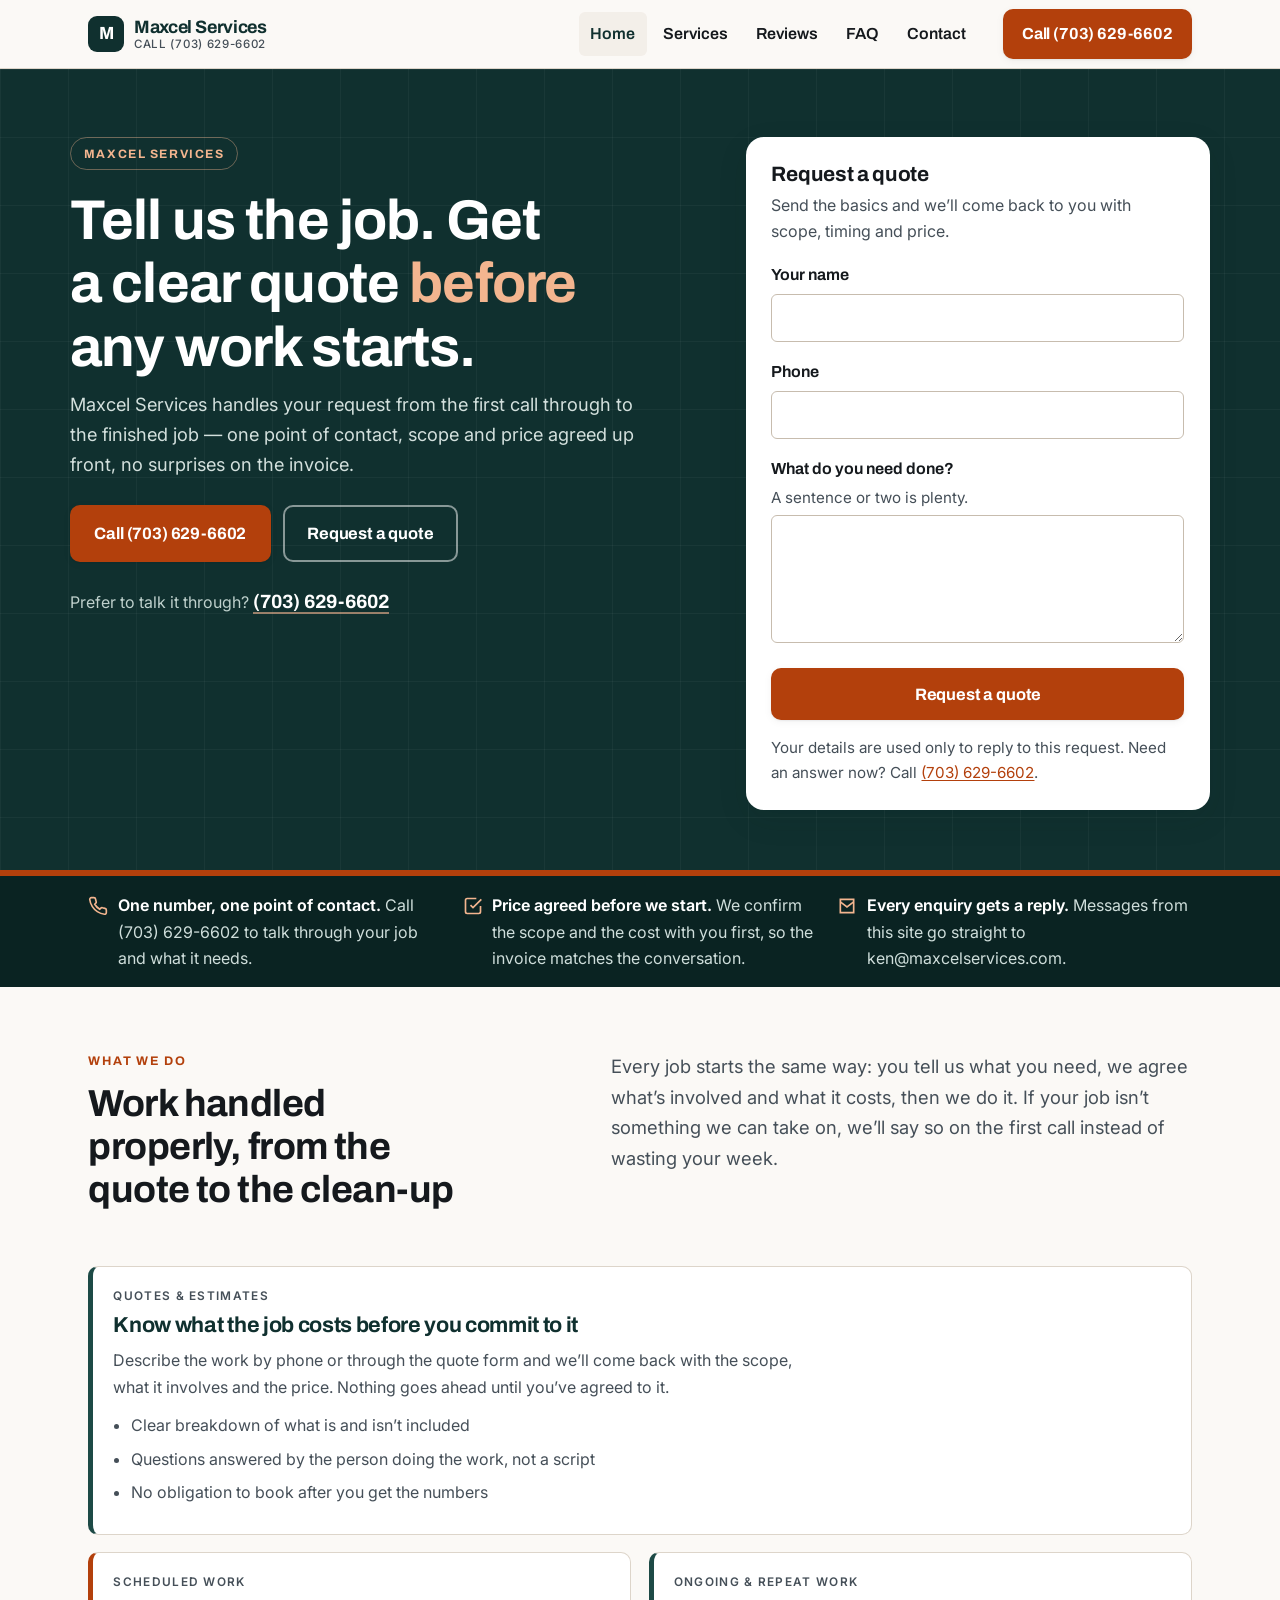
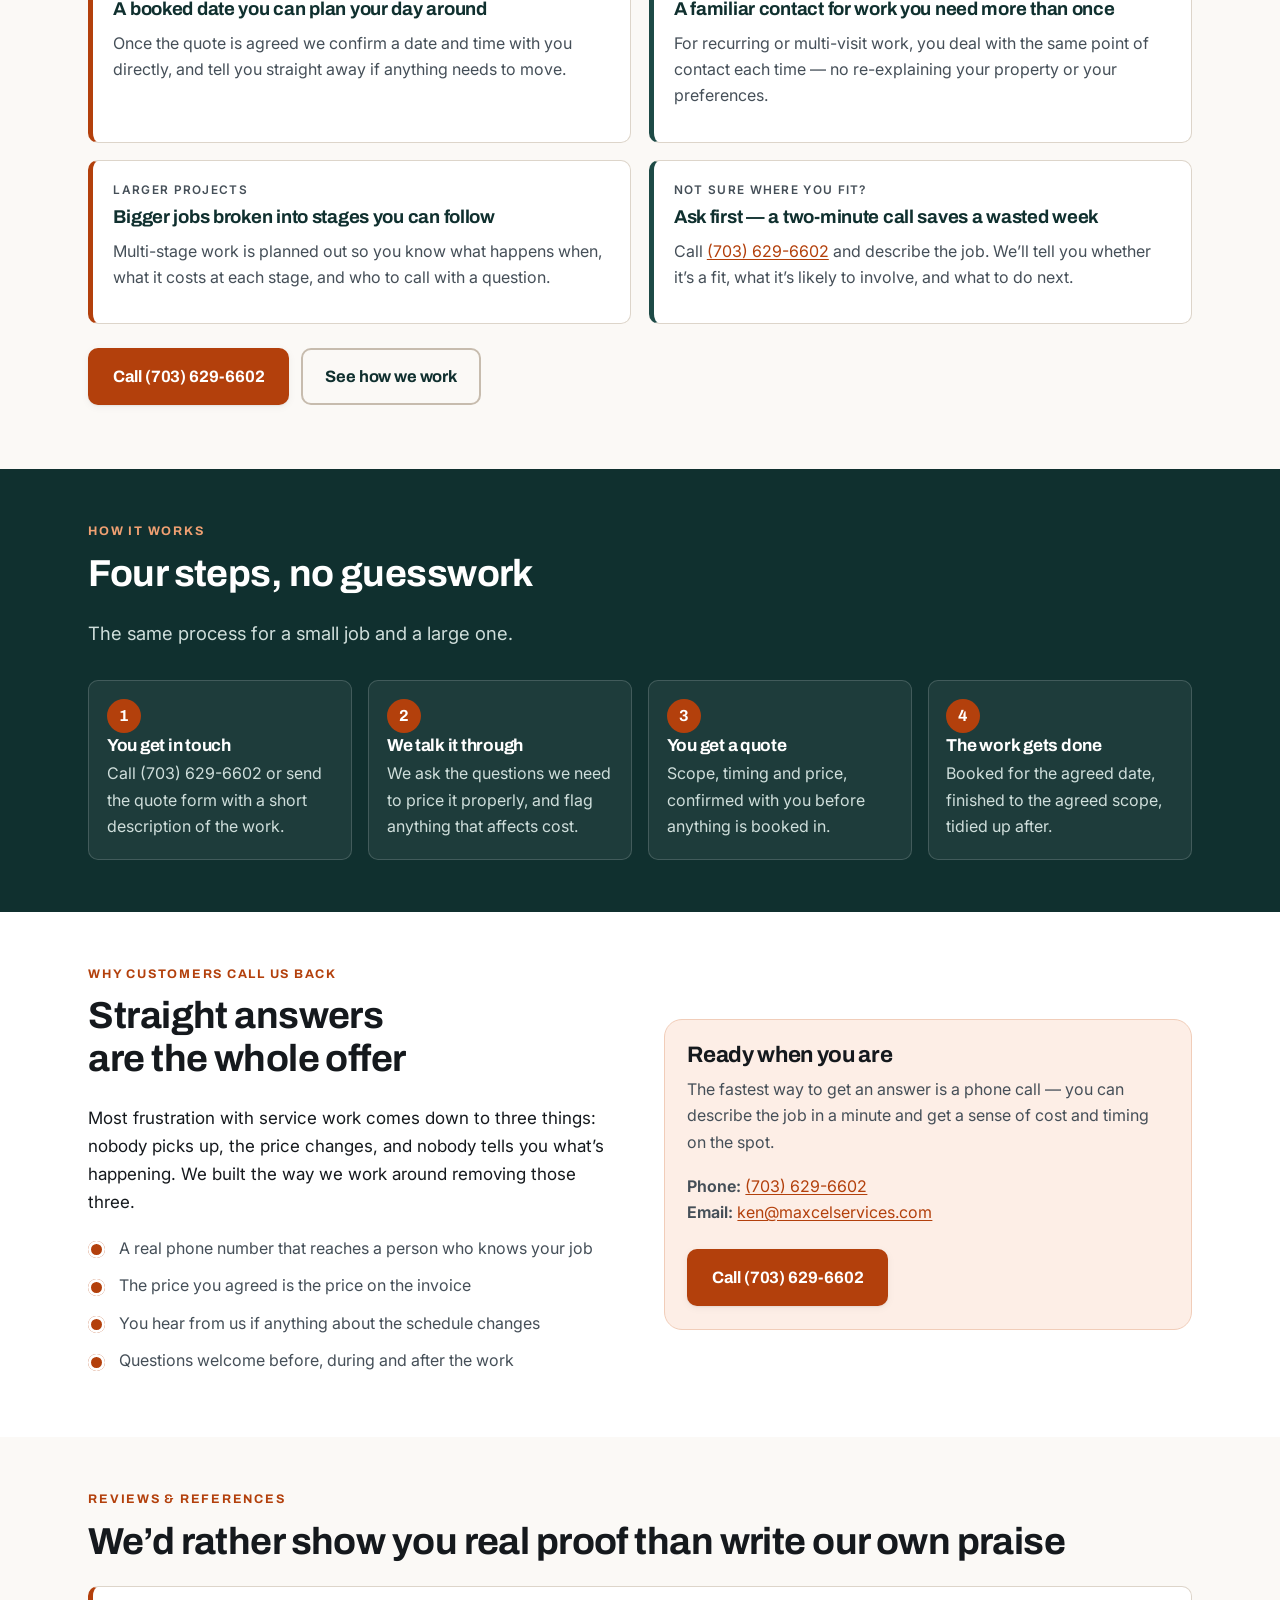
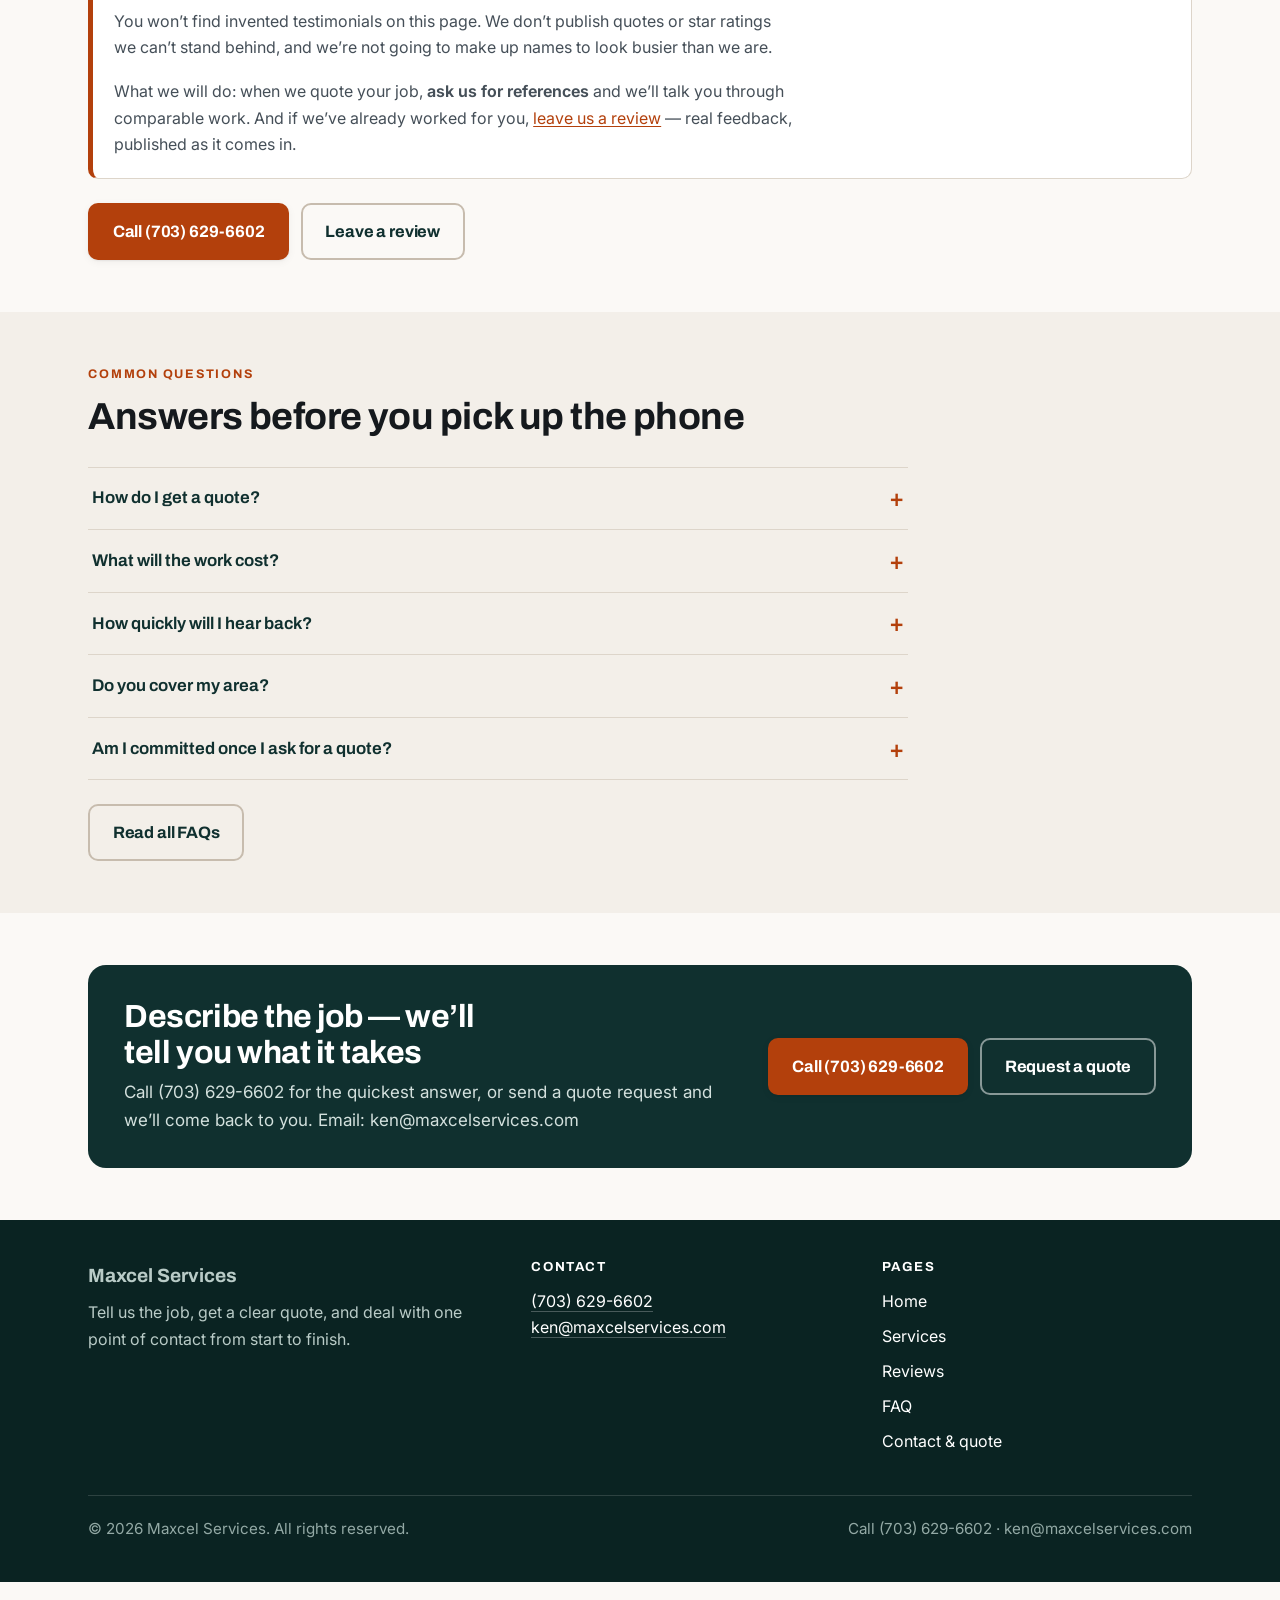
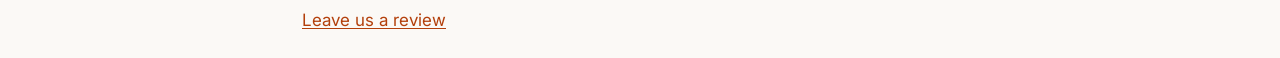
<file: index.html>
<!DOCTYPE html>
<html lang="en">
<head>
<meta charset="utf-8">
<meta name="viewport" content="width=device-width, initial-scale=1">
<title>Maxcel Services | Call (703) 629-6602 for a Clear Quote</title>
<meta name="description" content="Maxcel Services — tell us what you need and get a clear quote before any work starts. Call (703) 629-6602 or email ken@maxcelservices.com.">
<meta name="theme-color" content="#10302f">
<link rel="canonical" href="./index.html">
<link rel="icon" href="./assets/favicon.svg" type="image/svg+xml">
<link rel="apple-touch-icon" href="./assets/favicon.svg">

<meta property="og:type" content="website">
<meta property="og:site_name" content="Maxcel Services">
<meta property="og:title" content="Maxcel Services | Call (703) 629-6602 for a Clear Quote">
<meta property="og:description" content="Tell us what you need and get a clear quote before any work starts. Call (703) 629-6602 or email ken@maxcelservices.com.">
<meta name="twitter:card" content="summary">

<link rel="preconnect" href="https://fonts.googleapis.com">
<link rel="preconnect" href="https://fonts.gstatic.com" crossorigin>
<link href="https://fonts.googleapis.com/css2?family=Archivo:wght@500;600;700&family=Inter:wght@400;500;600&display=swap" rel="stylesheet">
<link rel="stylesheet" href="./assets/styles.css">

<script type="application/ld+json">
{
  "@context": "https://schema.org",
  "@type": "ProfessionalService",
  "name": "Maxcel Services",
  "url": "./index.html",
  "telephone": "+1-703-629-6602",
  "email": "ken@maxcelservices.com",
  "contactPoint": {
    "@type": "ContactPoint",
    "telephone": "+1-703-629-6602",
    "email": "ken@maxcelservices.com",
    "contactType": "customer service",
    "availableLanguage": "English"
  }
}
</script>
</head>
<body>
<a class="skip-link" href="#main">Skip to main content</a>

<header class="site-header">
  <div class="wrap header-inner">
    <a class="brand" href="./index.html">
      <span class="brand__mark" aria-hidden="true">M</span>
      <span class="brand__text">Maxcel Services<span>Call (703) 629-6602</span></span>
    </a>

    <button class="nav-toggle" type="button" aria-expanded="false" aria-controls="site-nav">
      <span class="nav-toggle__bars" aria-hidden="true"></span>
      Menu
    </button>

    <nav class="site-nav" id="site-nav" aria-label="Main">
      <ul>
        <li><a href="./index.html" aria-current="page">Home</a></li>
        <li><a href="./services.html">Services</a></li>
        <li><a href="./reviews.html">Reviews</a></li>
        <li><a href="./faq.html">FAQ</a></li>
        <li><a href="./contact.html">Contact</a></li>
      </ul>
    </nav>

    <a class="btn btn--primary header-call" href="tel:+17036296602">Call (703) 629-6602</a>
  </div>
</header>

<main id="main">

  <!-- ============ HERO ============ -->
  <section class="hero">
    <div class="wrap hero__inner">
      <div>
        <p class="hero__tag">Maxcel Services</p>
        <h1>Tell us the job. Get a clear quote <em>before</em> any work starts.</h1>
        <p class="hero__sub">
          Maxcel Services handles your request from the first call through to the finished job —
          one point of contact, scope and price agreed up front, no surprises on the invoice.
        </p>

        <div class="btn-row">
          <a class="btn btn--primary" href="tel:+17036296602">Call (703) 629-6602</a>
          <a class="btn btn--ghost" href="#quote">Request a quote</a>
        </div>

        <p class="hero__phone">
          Prefer to talk it through? <a href="tel:+17036296602">(703) 629-6602</a>
        </p>
      </div>

      <!-- Short capture form, above the fold on desktop -->
      <div class="hero-card" id="quote">
        <h2>Request a quote</h2>
        <p class="hero-card__note">
          Send the basics and we’ll come back to you with scope, timing and price.
        </p>

        <div class="form-status" id="hero-status" role="status" aria-live="polite"></div>

        <form class="form"
              method="POST"
              action="https://vision.leadrai.com/api/forms/9514c289e4f83cdfdb13f9842e59781e"
              data-leadr
              data-status="hero-status">
          <input type="hidden" name="_form" value="Quote request">
          <input type="hidden" name="_page" value="">
          <input type="text" name="_gotcha" tabindex="-1" autocomplete="off" style="display:none">

          <div class="field">
            <label for="hero-name">Your name</label>
            <input type="text" id="hero-name" name="name" autocomplete="name" required>
          </div>

          <div class="field">
            <label for="hero-phone">Phone</label>
            <input type="tel" id="hero-phone" name="phone" autocomplete="tel" required>
          </div>

          <div class="field">
            <label for="hero-details">What do you need done?
              <span class="hint">A sentence or two is plenty.</span>
            </label>
            <textarea id="hero-details" name="Job details" rows="3" required></textarea>
          </div>

          <button class="btn btn--primary btn--block" type="submit">Request a quote</button>
          <p class="form__legal">
            Your details are used only to reply to this request. Need an answer now?
            Call <a href="tel:+17036296602">(703) 629-6602</a>.
          </p>
        </form>
      </div>
    </div>
  </section>

  <!-- ============ TRUST STRIP (facts only) ============ -->
  <section class="trust" aria-label="How we work with you">
    <div class="wrap">
      <ul>
        <li>
          <svg viewBox="0 0 24 24" width="20" height="20" fill="none" stroke="currentColor" stroke-width="2" aria-hidden="true"><path d="M22 16.9v3a2 2 0 0 1-2.2 2 19.8 19.8 0 0 1-8.6-3.1 19.5 19.5 0 0 1-6-6A19.8 19.8 0 0 1 2.1 4.2 2 2 0 0 1 4.1 2h3a2 2 0 0 1 2 1.7c.1 1 .4 1.9.7 2.8a2 2 0 0 1-.5 2.1L8.1 9.9a16 16 0 0 0 6 6l1.3-1.3a2 2 0 0 1 2.1-.4c.9.3 1.8.6 2.8.7a2 2 0 0 1 1.7 2z"/></svg>
          <span><strong>One number, one point of contact.</strong> Call (703) 629-6602 to talk through your job and what it needs.</span>
        </li>
        <li>
          <svg viewBox="0 0 24 24" width="20" height="20" fill="none" stroke="currentColor" stroke-width="2" aria-hidden="true"><path d="M9 11l3 3L22 4"/><path d="M21 12v7a2 2 0 0 1-2 2H5a2 2 0 0 1-2-2V5a2 2 0 0 1 2-2h11"/></svg>
          <span><strong>Price agreed before we start.</strong> We confirm the scope and the cost with you first, so the invoice matches the conversation.</span>
        </li>
        <li>
          <svg viewBox="0 0 24 24" width="20" height="20" fill="none" stroke="currentColor" stroke-width="2" aria-hidden="true"><path d="M4 4h16v16H4z"/><path d="M4 7l8 6 8-6"/></svg>
          <span><strong>Every enquiry gets a reply.</strong> Messages from this site go straight to ken@maxcelservices.com.</span>
        </li>
      </ul>
    </div>
  </section>

  <!-- ============ SERVICES OVERVIEW ============ -->
  <section class="section section--pad-lg" aria-labelledby="services-heading">
    <div class="wrap">
      <div class="service-lead">
        <div>
          <p class="eyebrow">What we do</p>
          <h2 id="services-heading">Work handled properly, from the quote to the clean-up</h2>
        </div>
        <div>
          <p class="lede">
            Every job starts the same way: you tell us what you need, we agree what’s involved and
            what it costs, then we do it. If your job isn’t something we can take on, we’ll say so
            on the first call instead of wasting your week.
          </p>
        </div>
      </div>

      <div class="service-stack">
        <article class="service service--wide">
          <span class="service__label">Quotes &amp; estimates</span>
          <h3 class="service__outcome">Know what the job costs before you commit to it</h3>
          <p>
            Describe the work by phone or through the quote form and we’ll come back with the scope,
            what it involves and the price. Nothing goes ahead until you’ve agreed to it.
          </p>
          <ul>
            <li>Clear breakdown of what is and isn’t included</li>
            <li>Questions answered by the person doing the work, not a script</li>
            <li>No obligation to book after you get the numbers</li>
          </ul>
        </article>

        <article class="service">
          <span class="service__label">Scheduled work</span>
          <h3 class="service__outcome">A booked date you can plan your day around</h3>
          <p>
            Once the quote is agreed we confirm a date and time with you directly, and tell you
            straight away if anything needs to move.
          </p>
        </article>

        <article class="service">
          <span class="service__label">Ongoing &amp; repeat work</span>
          <h3 class="service__outcome">A familiar contact for work you need more than once</h3>
          <p>
            For recurring or multi-visit work, you deal with the same point of contact each time —
            no re-explaining your property or your preferences.
          </p>
        </article>

        <article class="service">
          <span class="service__label">Larger projects</span>
          <h3 class="service__outcome">Bigger jobs broken into stages you can follow</h3>
          <p>
            Multi-stage work is planned out so you know what happens when, what it costs at each
            stage, and who to call with a question.
          </p>
        </article>

        <article class="service">
          <span class="service__label">Not sure where you fit?</span>
          <h3 class="service__outcome">Ask first — a two-minute call saves a wasted week</h3>
          <p>
            Call <a href="tel:+17036296602">(703) 629-6602</a> and describe the job. We’ll tell you
            whether it’s a fit, what it’s likely to involve, and what to do next.
          </p>
        </article>
      </div>

      <div class="btn-row">
        <a class="btn btn--primary" href="tel:+17036296602">Call (703) 629-6602</a>
        <a class="btn btn--ghost" href="./services.html">See how we work</a>
      </div>
    </div>
  </section>

  <!-- ============ PROCESS ============ -->
  <section class="section section--brand" aria-labelledby="process-heading">
    <div class="wrap">
      <p class="eyebrow">How it works</p>
      <h2 id="process-heading">Four steps, no guesswork</h2>
      <p class="lede">The same process for a small job and a large one.</p>

      <ol class="steps">
        <li>
          <h3>You get in touch</h3>
          <p>Call (703) 629-6602 or send the quote form with a short description of the work.</p>
        </li>
        <li>
          <h3>We talk it through</h3>
          <p>We ask the questions we need to price it properly, and flag anything that affects cost.</p>
        </li>
        <li>
          <h3>You get a quote</h3>
          <p>Scope, timing and price, confirmed with you before anything is booked in.</p>
        </li>
        <li>
          <h3>The work gets done</h3>
          <p>Booked for the agreed date, finished to the agreed scope, tidied up after.</p>
        </li>
      </ol>
    </div>
  </section>

  <!-- ============ WHY / REASSURANCE ============ -->
  <section class="section section--surface" aria-labelledby="why-heading">
    <div class="wrap split">
      <div>
        <p class="eyebrow">Why customers call us back</p>
        <h2 id="why-heading">Straight answers are the whole offer</h2>
        <p>
          Most frustration with service work comes down to three things: nobody picks up, the price
          changes, and nobody tells you what’s happening. We built the way we work around removing
          those three.
        </p>
        <ul class="checklist">
          <li>A real phone number that reaches a person who knows your job</li>
          <li>The price you agreed is the price on the invoice</li>
          <li>You hear from us if anything about the schedule changes</li>
          <li>Questions welcome before, during and after the work</li>
        </ul>
      </div>

      <div class="panel panel--accent">
        <h3>Ready when you are</h3>
        <p>
          The fastest way to get an answer is a phone call — you can describe the job in a minute and
          get a sense of cost and timing on the spot.
        </p>
        <p>
          <strong>Phone:</strong> <a href="tel:+17036296602">(703) 629-6602</a><br>
          <strong>Email:</strong> <a href="mailto:ken@maxcelservices.com">ken@maxcelservices.com</a>
        </p>
        <div class="btn-row">
          <a class="btn btn--primary" href="tel:+17036296602">Call (703) 629-6602</a>
        </div>
      </div>
    </div>
  </section>

  <!-- ============ REVIEWS ============ -->
  <section class="section" aria-labelledby="reviews-heading">
    <div class="wrap">
      <p class="eyebrow">Reviews &amp; references</p>
      <h2 id="reviews-heading">We’d rather show you real proof than write our own praise</h2>

      <div class="review-note">
        <p>
          You won’t find invented testimonials on this page. We don’t publish quotes or star ratings
          we can’t stand behind, and we’re not going to make up names to look busier than we are.
        </p>
        <p>
          What we will do: when we quote your job, <strong>ask us for references</strong> and we’ll
          talk you through comparable work. And if we’ve already worked for you,
          <a href="./reviews.html">leave us a review</a> — real feedback, published as it comes in.
        </p>
      </div>

      <div class="btn-row">
        <a class="btn btn--primary" href="tel:+17036296602">Call (703) 629-6602</a>
        <a class="btn btn--ghost" href="./reviews.html">Leave a review</a>
      </div>
    </div>
  </section>

  <!-- ============ FAQ ============ -->
  <section class="section section--alt" aria-labelledby="faq-heading">
    <div class="wrap">
      <p class="eyebrow">Common questions</p>
      <h2 id="faq-heading">Answers before you pick up the phone</h2>

      <div class="faq-list">
        <details class="faq-item">
          <summary>How do I get a quote?</summary>
          <div class="faq-item__body">
            <p>
              Two ways: call <a href="tel:+17036296602">(703) 629-6602</a> and describe the job, or
              fill in the <a href="./contact.html#quote-form">quote form</a>. Either way you’ll get
              the scope and price confirmed before anything is booked.
            </p>
          </div>
        </details>

        <details class="faq-item">
          <summary>What will the work cost?</summary>
          <div class="faq-item__body">
            <p>
              It depends on the job, which is why we quote rather than publish a flat price list.
              What we can promise is that you’ll have the figure before we start, and the invoice
              will match it unless you ask us to change the scope.
            </p>
          </div>
        </details>

        <details class="faq-item">
          <summary>How quickly will I hear back?</summary>
          <div class="faq-item__body">
            <p>
              A phone call is always the fastest route — that’s why the number is at the top of every
              page. Quote forms and emails are answered as soon as we can get to them; if your job is
              time-sensitive, please call instead of waiting on a reply.
            </p>
          </div>
        </details>

        <details class="faq-item">
          <summary>Do you cover my area?</summary>
          <div class="faq-item__body">
            <p>
              Call <a href="tel:+17036296602">(703) 629-6602</a> with your location and we’ll confirm
              straight away whether we can take the job on. If we can’t, we’ll tell you on that first
              call.
            </p>
          </div>
        </details>

        <details class="faq-item">
          <summary>Am I committed once I ask for a quote?</summary>
          <div class="faq-item__body">
            <p>
              No. Asking for a quote costs you nothing and commits you to nothing. The work only goes
              ahead once you’ve agreed to the scope and the price.
            </p>
          </div>
        </details>
      </div>

      <div class="btn-row">
        <a class="btn btn--ghost" href="./faq.html">Read all FAQs</a>
      </div>
    </div>
  </section>

  <!-- ============ CLOSING CTA ============ -->
  <section class="section" aria-labelledby="cta-heading">
    <div class="wrap">
      <div class="cta-band">
        <div>
          <h2 id="cta-heading">Describe the job — we’ll tell you what it takes</h2>
          <p>
            Call (703) 629-6602 for the quickest answer, or send a quote request and we’ll come back
            to you. Email: ken@maxcelservices.com
          </p>
        </div>
        <div class="btn-row">
          <a class="btn btn--primary" href="tel:+17036296602">Call (703) 629-6602</a>
          <a class="btn btn--ghost" href="./contact.html">Request a quote</a>
        </div>
      </div>
    </div>
  </section>

</main>

<footer class="site-footer">
  <div class="wrap">
    <div class="footer-grid">
      <div>
        <p class="footer-brand">Maxcel Services</p>
        <p>
          Tell us the job, get a clear quote, and deal with one point of contact from start to finish.
        </p>
      </div>
      <div>
        <h2>Contact</h2>
        <p>
          <a href="tel:+17036296602">(703) 629-6602</a><br>
          <a href="mailto:ken@maxcelservices.com">ken@maxcelservices.com</a>
        </p>
      </div>
      <nav aria-label="Footer">
        <h2>Pages</h2>
        <ul class="footer-links">
          <li><a href="./index.html">Home</a></li>
          <li><a href="./services.html">Services</a></li>
          <li><a href="./reviews.html">Reviews</a></li>
          <li><a href="./faq.html">FAQ</a></li>
          <li><a href="./contact.html">Contact &amp; quote</a></li>
        </ul>
      </nav>
    </div>
    <div class="footer-bottom">
      <span>&copy; <span data-year>2026</span> Maxcel Services. All rights reserved.</span>
      <span>Call (703) 629-6602 &middot; ken@maxcelservices.com</span>
    </div>
  </div>
</footer>

<div class="call-bar" role="group" aria-label="Quick contact">
  <a class="btn btn--primary" href="tel:+17036296602">Call (703) 629-6602</a>
  <a class="btn btn--ghost" href="#quote">Quote</a>
</div>

<script src="./assets/site.js" defer></script>
<script src="https://vision.leadrai.com/widget/loader.js" data-lv-widget data-kind="chatbot" data-widget="e70a765d-3833-49a7-8cf9-7741cdd9ee6b" async></script>
<script src="https://vision.leadrai.com/widget/loader.js" data-lv-widget data-kind="voice" data-widget="2a8f5aed-c0f4-4eeb-bf45-c24169cc70f4" async></script>
<script defer src="https://static.cloudflareinsights.com/beacon.min.js" data-cf-beacon='{"token": "0a932598fc5b4cc9baf156d875620bd1"}'></script>
<script defer data-lv-track src="https://vision.leadrai.com/api/forms/9514c289e4f83cdfdb13f9842e59781e/t.js"></script>
<p data-lv-review="1" style="text-align:center;margin:24px 0"><a href="/review">Leave us a review</a></p>
</body>
</html>
</file>
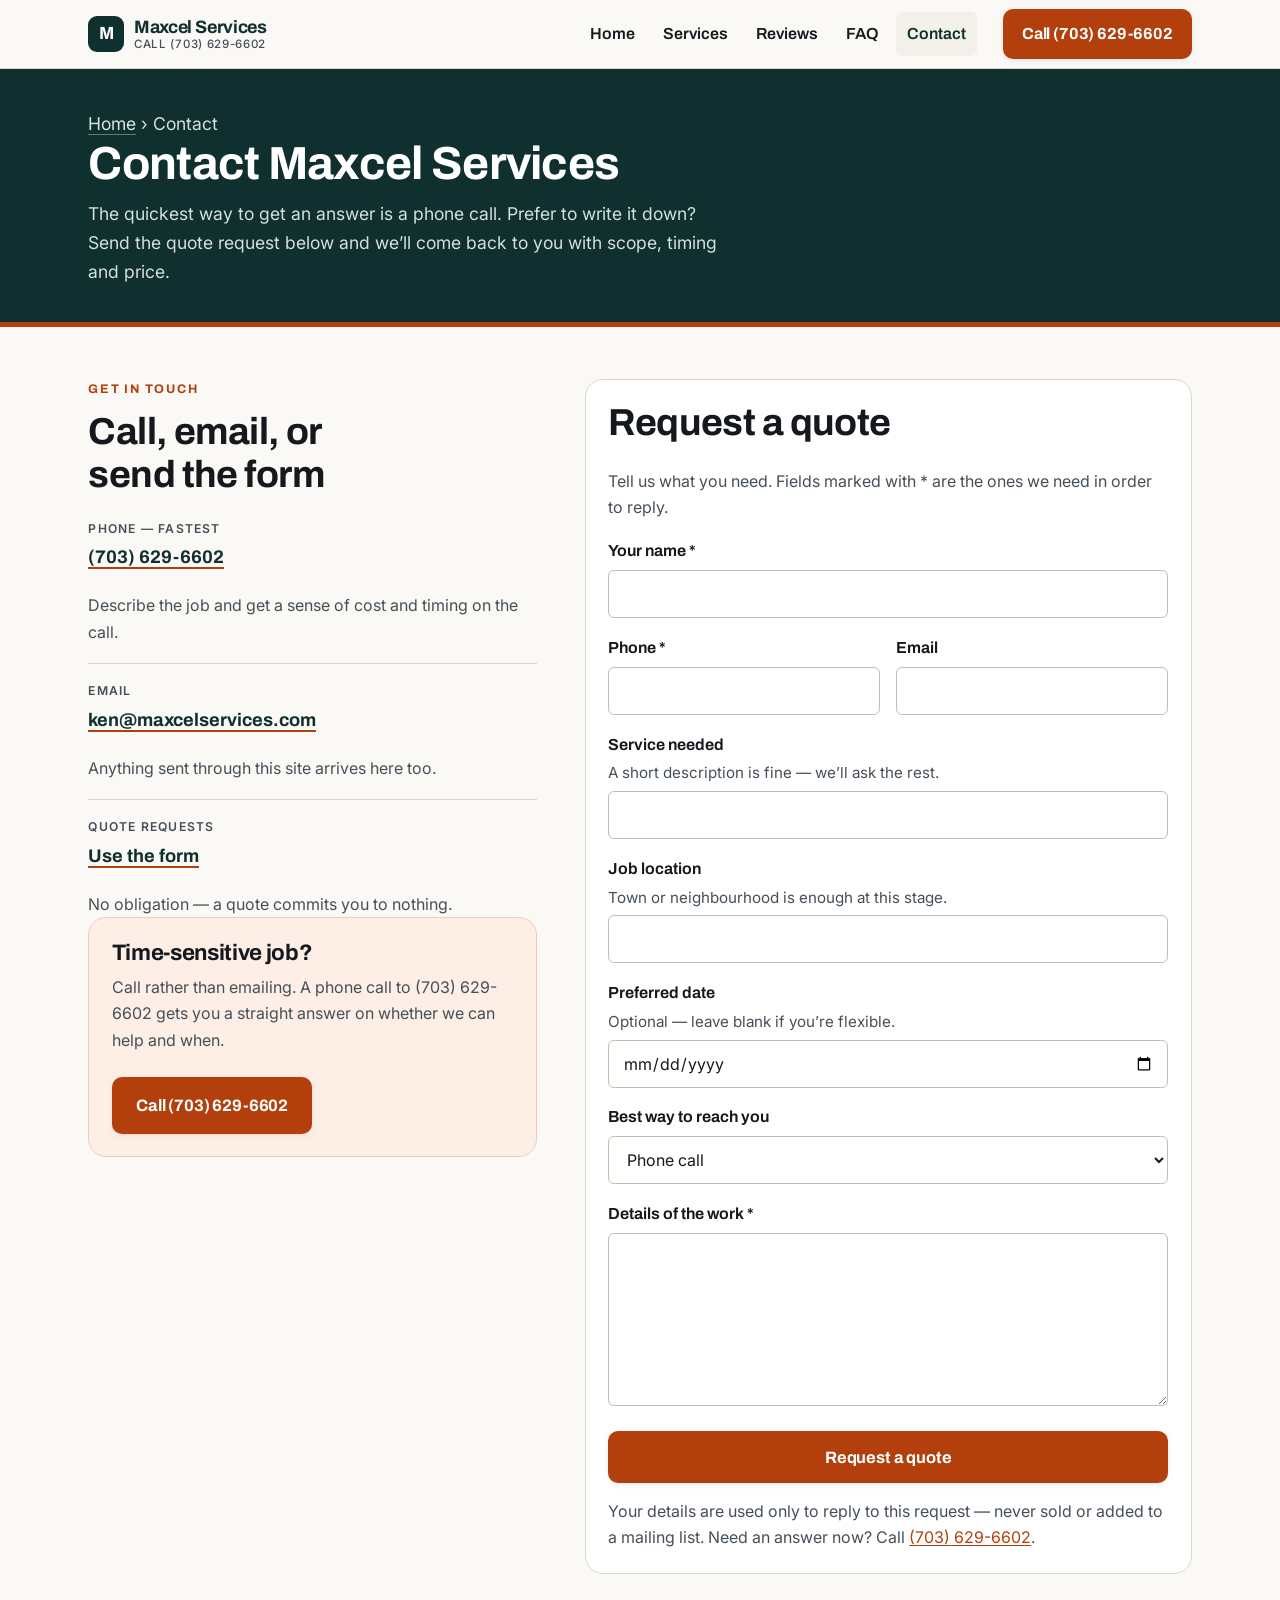
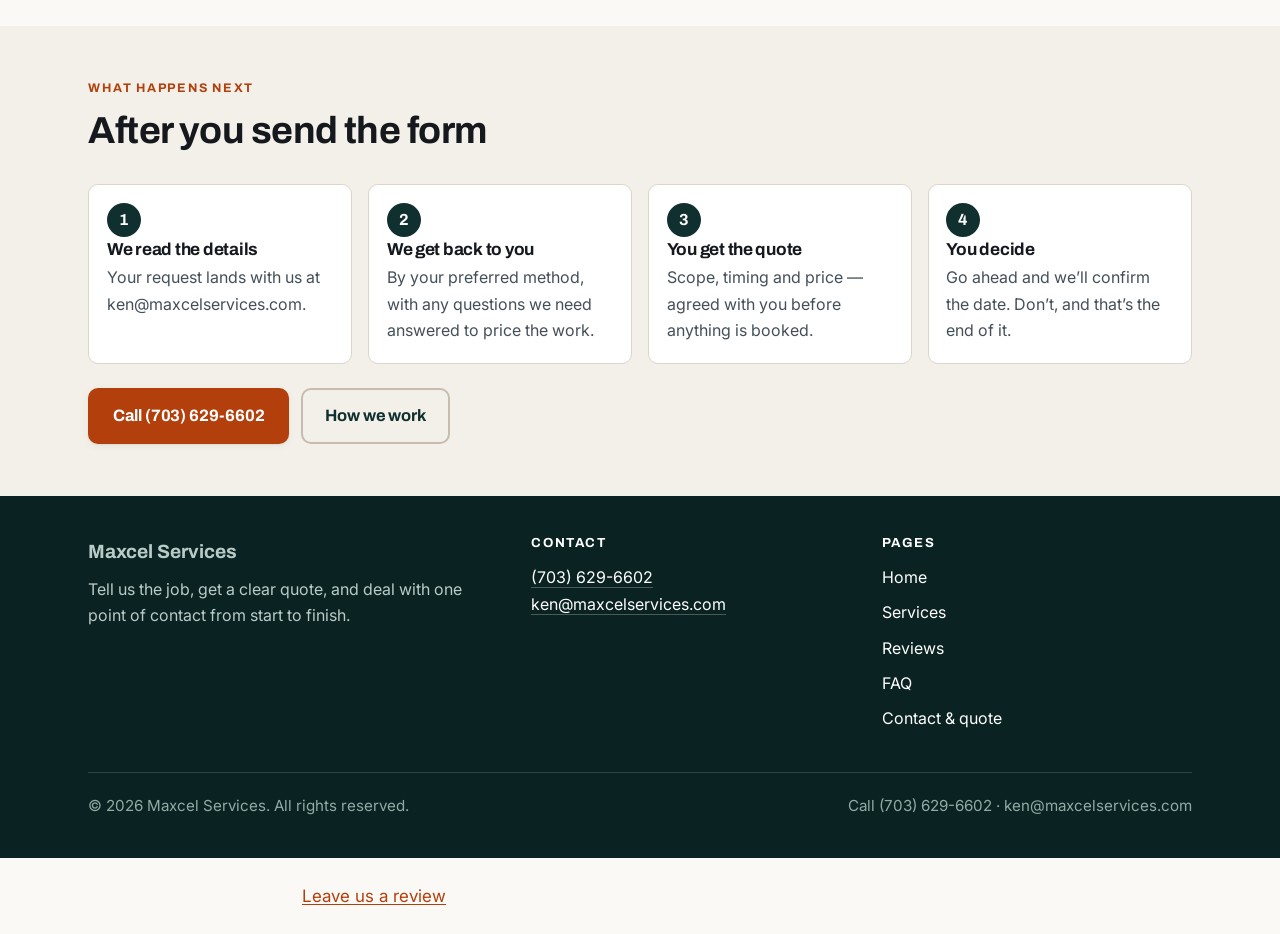
<file: contact.html>
<!DOCTYPE html>
<html lang="en">
<head>
<meta charset="utf-8">
<meta name="viewport" content="width=device-width, initial-scale=1">
<title>Contact &amp; Quote Request | Maxcel Services</title>
<meta name="description" content="Call Maxcel Services on (703) 629-6602, email ken@maxcelservices.com, or send a quote request and we'll come back to you with scope, timing and price.">
<meta name="theme-color" content="#10302f">
<link rel="canonical" href="./contact.html">
<link rel="icon" href="./assets/favicon.svg" type="image/svg+xml">
<link rel="apple-touch-icon" href="./assets/favicon.svg">

<meta property="og:type" content="website">
<meta property="og:site_name" content="Maxcel Services">
<meta property="og:title" content="Contact &amp; Quote Request | Maxcel Services">
<meta property="og:description" content="Call (703) 629-6602, email ken@maxcelservices.com, or send a quote request.">
<meta name="twitter:card" content="summary">

<link rel="preconnect" href="https://fonts.googleapis.com">
<link rel="preconnect" href="https://fonts.gstatic.com" crossorigin>
<link href="https://fonts.googleapis.com/css2?family=Archivo:wght@500;600;700&family=Inter:wght@400;500;600&display=swap" rel="stylesheet">
<link rel="stylesheet" href="./assets/styles.css">
</head>
<body>
<a class="skip-link" href="#main">Skip to main content</a>

<header class="site-header">
  <div class="wrap header-inner">
    <a class="brand" href="./index.html">
      <span class="brand__mark" aria-hidden="true">M</span>
      <span class="brand__text">Maxcel Services<span>Call (703) 629-6602</span></span>
    </a>

    <button class="nav-toggle" type="button" aria-expanded="false" aria-controls="site-nav">
      <span class="nav-toggle__bars" aria-hidden="true"></span>
      Menu
    </button>

    <nav class="site-nav" id="site-nav" aria-label="Main">
      <ul>
        <li><a href="./index.html">Home</a></li>
        <li><a href="./services.html">Services</a></li>
        <li><a href="./reviews.html">Reviews</a></li>
        <li><a href="./faq.html">FAQ</a></li>
        <li><a href="./contact.html" aria-current="page">Contact</a></li>
      </ul>
    </nav>

    <a class="btn btn--primary header-call" href="tel:+17036296602">Call (703) 629-6602</a>
  </div>
</header>

<main id="main">

  <div class="page-head">
    <div class="wrap">
      <p class="breadcrumb"><a href="./index.html">Home</a> &rsaquo; Contact</p>
      <h1>Contact Maxcel Services</h1>
      <p>
        The quickest way to get an answer is a phone call. Prefer to write it down? Send the quote
        request below and we’ll come back to you with scope, timing and price.
      </p>
    </div>
  </div>

  <section class="section" aria-labelledby="contact-heading">
    <div class="wrap contact-grid">

      <div>
        <p class="eyebrow">Get in touch</p>
        <h2 id="contact-heading">Call, email, or send the form</h2>

        <ul class="contact-list">
          <li>
            <p class="k">Phone — fastest</p>
            <p class="v"><a href="tel:+17036296602">(703) 629-6602</a></p>
            <p class="note">Describe the job and get a sense of cost and timing on the call.</p>
          </li>
          <li>
            <p class="k">Email</p>
            <p class="v"><a href="mailto:ken@maxcelservices.com">ken@maxcelservices.com</a></p>
            <p class="note">Anything sent through this site arrives here too.</p>
          </li>
          <li>
            <p class="k">Quote requests</p>
            <p class="v"><a href="#quote-form">Use the form</a></p>
            <p class="note">No obligation — a quote commits you to nothing.</p>
          </li>
        </ul>

        <div class="panel panel--accent">
          <h3>Time-sensitive job?</h3>
          <p>
            Call rather than emailing. A phone call to (703) 629-6602 gets you a straight answer on
            whether we can help and when.
          </p>
          <div class="btn-row">
            <a class="btn btn--primary" href="tel:+17036296602">Call (703) 629-6602</a>
          </div>
        </div>
      </div>

      <div class="panel" id="quote-form">
        <h2>Request a quote</h2>
        <p>
          Tell us what you need. Fields marked with * are the ones we need in order to reply.
        </p>

        <div class="form-status" id="contact-status" role="status" aria-live="polite"></div>

        <form class="form"
              method="POST"
              action="https://vision.leadrai.com/api/forms/9514c289e4f83cdfdb13f9842e59781e"
              data-leadr
              data-status="contact-status">
          <input type="hidden" name="_form" value="Quote request">
          <input type="hidden" name="_page" value="">
          <input type="text" name="_gotcha" tabindex="-1" autocomplete="off" style="display:none">

          <div class="field">
            <label for="c-name">Your name *</label>
            <input type="text" id="c-name" name="name" autocomplete="name" required>
          </div>

          <div class="field-row">
            <div class="field">
              <label for="c-phone">Phone *</label>
              <input type="tel" id="c-phone" name="phone" autocomplete="tel" required>
            </div>
            <div class="field">
              <label for="c-email">Email</label>
              <input type="email" id="c-email" name="email" autocomplete="email">
            </div>
          </div>

          <div class="field">
            <label for="c-service">Service needed
              <span class="hint">A short description is fine — we’ll ask the rest.</span>
            </label>
            <input type="text" id="c-service" name="Service needed" autocomplete="off">
          </div>

          <div class="field">
            <label for="c-location">Job location
              <span class="hint">Town or neighbourhood is enough at this stage.</span>
            </label>
            <input type="text" id="c-location" name="Job location" autocomplete="off">
          </div>

          <div class="field">
            <label for="c-date">Preferred date
              <span class="hint">Optional — leave blank if you’re flexible.</span>
            </label>
            <input type="date" id="c-date" name="Preferred date">
          </div>

          <div class="field">
            <label for="c-contact-method">Best way to reach you</label>
            <select id="c-contact-method" name="Best way to reach you">
              <option value="Phone call">Phone call</option>
              <option value="Text message">Text message</option>
              <option value="Email">Email</option>
            </select>
          </div>

          <div class="field">
            <label for="c-message">Details of the work *</label>
            <textarea id="c-message" name="Job details" rows="6" required></textarea>
          </div>

          <button class="btn btn--primary btn--block" type="submit">Request a quote</button>

          <p class="form__legal">
            Your details are used only to reply to this request — never sold or added to a mailing
            list. Need an answer now? Call <a href="tel:+17036296602">(703) 629-6602</a>.
          </p>
        </form>
      </div>

    </div>
  </section>

  <section class="section section--alt" aria-labelledby="next-heading">
    <div class="wrap">
      <p class="eyebrow">What happens next</p>
      <h2 id="next-heading">After you send the form</h2>
      <ol class="steps">
        <li>
          <h3>We read the details</h3>
          <p>Your request lands with us at ken@maxcelservices.com.</p>
        </li>
        <li>
          <h3>We get back to you</h3>
          <p>By your preferred method, with any questions we need answered to price the work.</p>
        </li>
        <li>
          <h3>You get the quote</h3>
          <p>Scope, timing and price — agreed with you before anything is booked.</p>
        </li>
        <li>
          <h3>You decide</h3>
          <p>Go ahead and we’ll confirm the date. Don’t, and that’s the end of it.</p>
        </li>
      </ol>

      <div class="btn-row">
        <a class="btn btn--primary" href="tel:+17036296602">Call (703) 629-6602</a>
        <a class="btn btn--ghost" href="./services.html">How we work</a>
      </div>
    </div>
  </section>

</main>

<footer class="site-footer">
  <div class="wrap">
    <div class="footer-grid">
      <div>
        <p class="footer-brand">Maxcel Services</p>
        <p>
          Tell us the job, get a clear quote, and deal with one point of contact from start to finish.
        </p>
      </div>
      <div>
        <h2>Contact</h2>
        <p>
          <a href="tel:+17036296602">(703) 629-6602</a><br>
          <a href="mailto:ken@maxcelservices.com">ken@maxcelservices.com</a>
        </p>
      </div>
      <nav aria-label="Footer">
        <h2>Pages</h2>
        <ul class="footer-links">
          <li><a href="./index.html">Home</a></li>
          <li><a href="./services.html">Services</a></li>
          <li><a href="./reviews.html">Reviews</a></li>
          <li><a href="./faq.html">FAQ</a></li>
          <li><a href="./contact.html">Contact &amp; quote</a></li>
        </ul>
      </nav>
    </div>
    <div class="footer-bottom">
      <span>&copy; <span data-year>2026</span> Maxcel Services. All rights reserved.</span>
      <span>Call (703) 629-6602 &middot; ken@maxcelservices.com</span>
    </div>
  </div>
</footer>

<div class="call-bar" role="group" aria-label="Quick contact">
  <a class="btn btn--primary" href="tel:+17036296602">Call (703) 629-6602</a>
  <a class="btn btn--ghost" href="#quote-form">Quote</a>
</div>

<script src="./assets/site.js" defer></script>
<script src="https://vision.leadrai.com/widget/loader.js" data-lv-widget data-kind="chatbot" data-widget="e70a765d-3833-49a7-8cf9-7741cdd9ee6b" async></script>
<script src="https://vision.leadrai.com/widget/loader.js" data-lv-widget data-kind="voice" data-widget="2a8f5aed-c0f4-4eeb-bf45-c24169cc70f4" async></script>
<script defer src="https://static.cloudflareinsights.com/beacon.min.js" data-cf-beacon='{"token": "0a932598fc5b4cc9baf156d875620bd1"}'></script>
<script defer data-lv-track src="https://vision.leadrai.com/api/forms/9514c289e4f83cdfdb13f9842e59781e/t.js"></script>
<p data-lv-review="1" style="text-align:center;margin:24px 0"><a href="/review">Leave us a review</a></p>
</body>
</html>
</file>
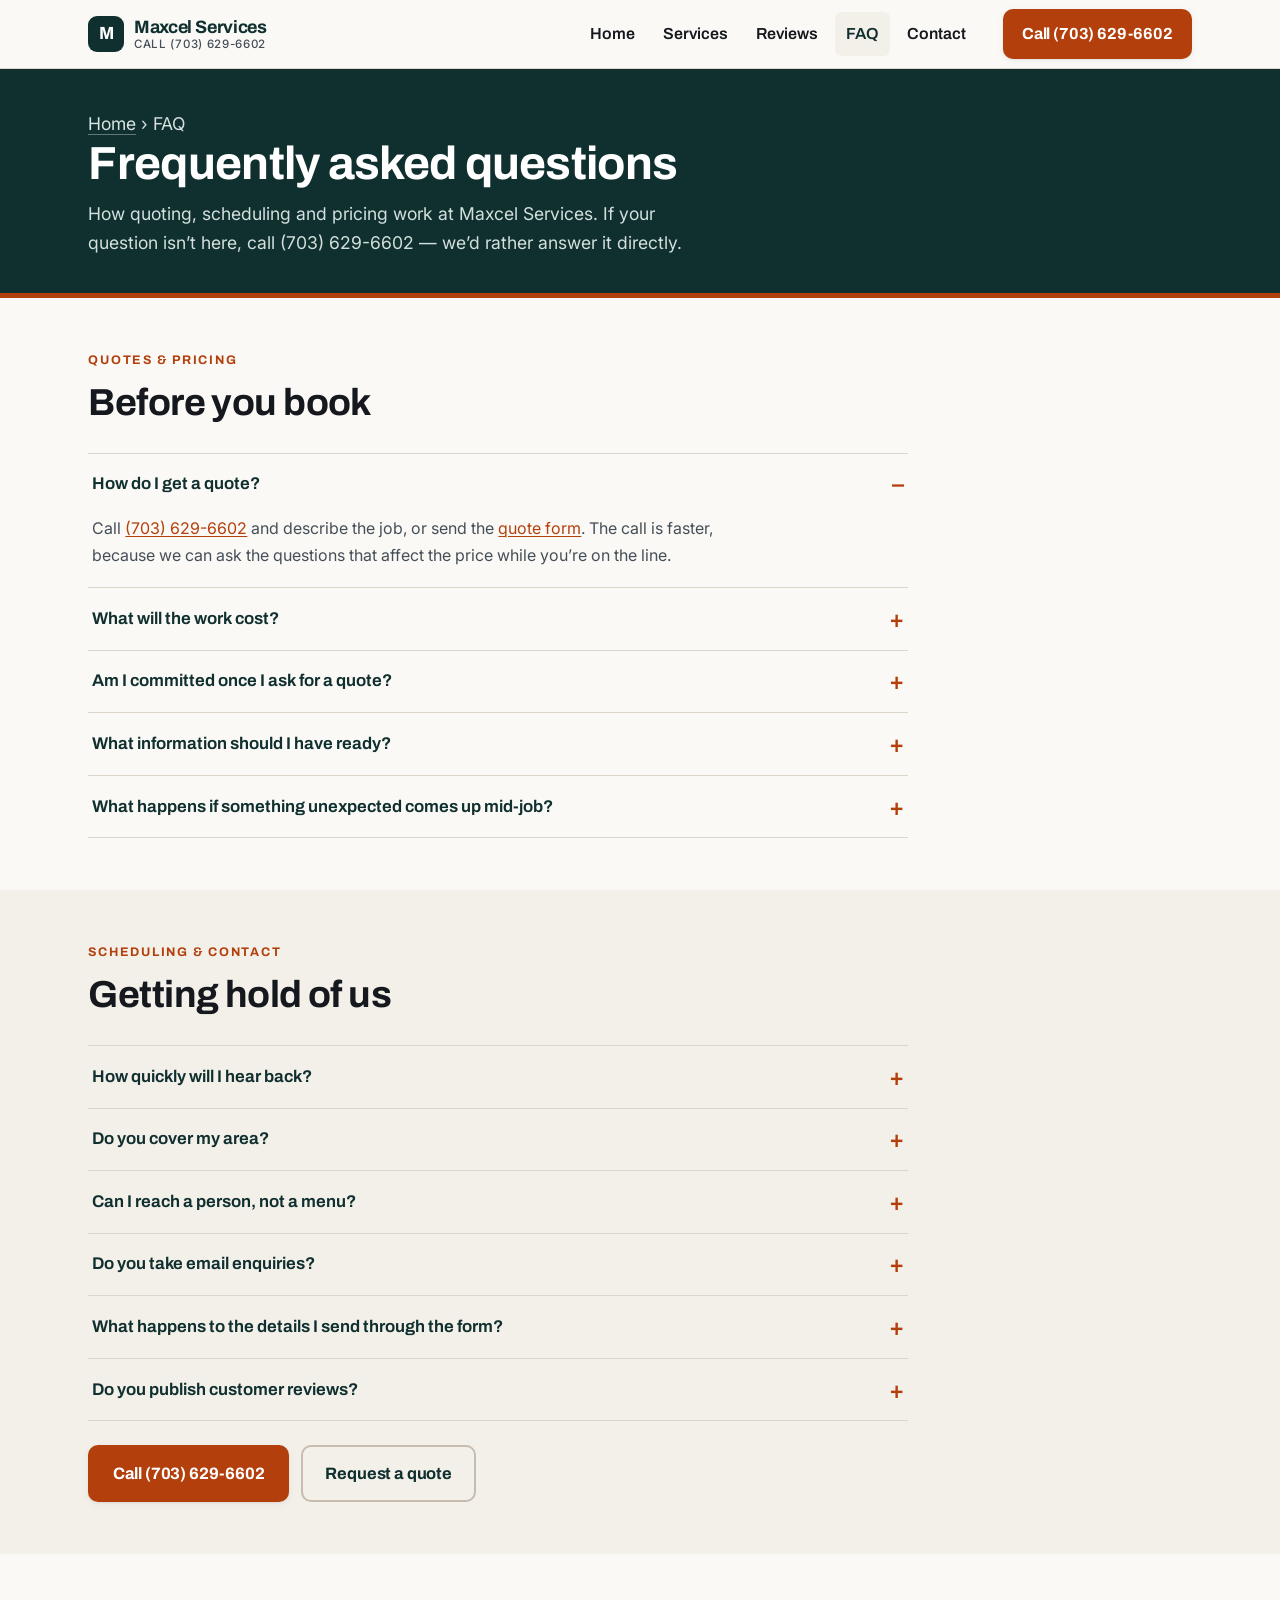
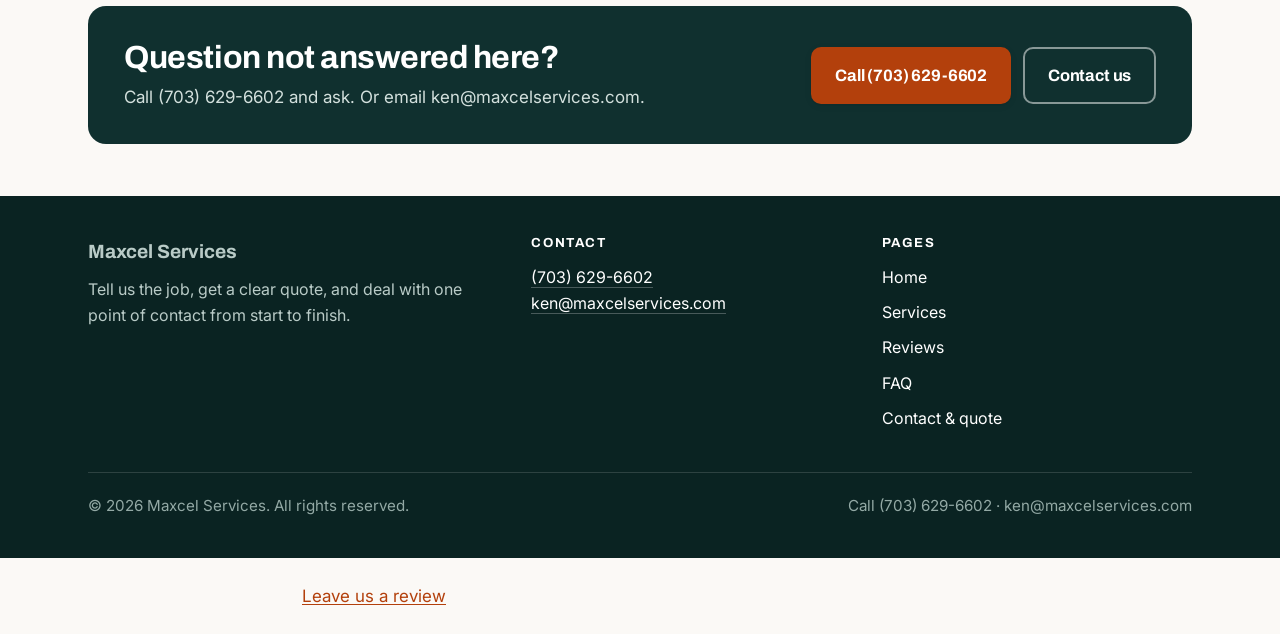
<file: faq.html>
<!DOCTYPE html>
<html lang="en">
<head>
<meta charset="utf-8">
<meta name="viewport" content="width=device-width, initial-scale=1">
<title>FAQ | Maxcel Services</title>
<meta name="description" content="Answers on quotes, pricing, scheduling, service area and how Maxcel Services handles your job. Still unsure? Call (703) 629-6602.">
<meta name="theme-color" content="#10302f">
<link rel="canonical" href="./faq.html">
<link rel="icon" href="./assets/favicon.svg" type="image/svg+xml">
<link rel="apple-touch-icon" href="./assets/favicon.svg">

<meta property="og:type" content="website">
<meta property="og:site_name" content="Maxcel Services">
<meta property="og:title" content="FAQ | Maxcel Services">
<meta property="og:description" content="Answers on quotes, pricing, scheduling and how we handle your job. Call (703) 629-6602.">
<meta name="twitter:card" content="summary">

<link rel="preconnect" href="https://fonts.googleapis.com">
<link rel="preconnect" href="https://fonts.gstatic.com" crossorigin>
<link href="https://fonts.googleapis.com/css2?family=Archivo:wght@500;600;700&family=Inter:wght@400;500;600&display=swap" rel="stylesheet">
<link rel="stylesheet" href="./assets/styles.css">

<script type="application/ld+json">
{
  "@context": "https://schema.org",
  "@type": "FAQPage",
  "mainEntity": [
    {
      "@type": "Question",
      "name": "How do I get a quote?",
      "acceptedAnswer": {
        "@type": "Answer",
        "text": "Call (703) 629-6602 and describe the job, or send the quote form on the contact page. Either way, the scope and price are confirmed with you before anything is booked in."
      }
    },
    {
      "@type": "Question",
      "name": "What will the work cost?",
      "acceptedAnswer": {
        "@type": "Answer",
        "text": "It depends on the job, which is why we quote instead of publishing a flat price list. You get the figure before work starts, and the invoice matches it unless you ask us to change the scope."
      }
    },
    {
      "@type": "Question",
      "name": "How quickly will I hear back?",
      "acceptedAnswer": {
        "@type": "Answer",
        "text": "A phone call to (703) 629-6602 is always the fastest route. Quote forms and emails are answered as soon as we can get to them, so please call if your job is time-sensitive."
      }
    },
    {
      "@type": "Question",
      "name": "Do you cover my area?",
      "acceptedAnswer": {
        "@type": "Answer",
        "text": "Call (703) 629-6602 with your location and we will confirm straight away whether we can take the job on."
      }
    },
    {
      "@type": "Question",
      "name": "Am I committed once I ask for a quote?",
      "acceptedAnswer": {
        "@type": "Answer",
        "text": "No. Asking for a quote costs nothing and commits you to nothing. Work only goes ahead once you have agreed the scope and the price."
      }
    }
  ]
}
</script>
</head>
<body>
<a class="skip-link" href="#main">Skip to main content</a>

<header class="site-header">
  <div class="wrap header-inner">
    <a class="brand" href="./index.html">
      <span class="brand__mark" aria-hidden="true">M</span>
      <span class="brand__text">Maxcel Services<span>Call (703) 629-6602</span></span>
    </a>

    <button class="nav-toggle" type="button" aria-expanded="false" aria-controls="site-nav">
      <span class="nav-toggle__bars" aria-hidden="true"></span>
      Menu
    </button>

    <nav class="site-nav" id="site-nav" aria-label="Main">
      <ul>
        <li><a href="./index.html">Home</a></li>
        <li><a href="./services.html">Services</a></li>
        <li><a href="./reviews.html">Reviews</a></li>
        <li><a href="./faq.html" aria-current="page">FAQ</a></li>
        <li><a href="./contact.html">Contact</a></li>
      </ul>
    </nav>

    <a class="btn btn--primary header-call" href="tel:+17036296602">Call (703) 629-6602</a>
  </div>
</header>

<main id="main">

  <div class="page-head">
    <div class="wrap">
      <p class="breadcrumb"><a href="./index.html">Home</a> &rsaquo; FAQ</p>
      <h1>Frequently asked questions</h1>
      <p>
        How quoting, scheduling and pricing work at Maxcel Services. If your question isn’t here,
        call (703) 629-6602 — we’d rather answer it directly.
      </p>
    </div>
  </div>

  <section class="section" aria-labelledby="faq-quotes">
    <div class="wrap">
      <p class="eyebrow">Quotes &amp; pricing</p>
      <h2 id="faq-quotes">Before you book</h2>

      <div class="faq-list">
        <details class="faq-item" open>
          <summary>How do I get a quote?</summary>
          <div class="faq-item__body">
            <p>
              Call <a href="tel:+17036296602">(703) 629-6602</a> and describe the job, or send the
              <a href="./contact.html#quote-form">quote form</a>. The call is faster, because we can
              ask the questions that affect the price while you’re on the line.
            </p>
          </div>
        </details>

        <details class="faq-item">
          <summary>What will the work cost?</summary>
          <div class="faq-item__body">
            <p>
              It depends on the job, which is why we quote rather than publish a flat price list.
              You’ll have the figure before work starts, and the invoice will match it unless you ask
              us to change the scope along the way.
            </p>
          </div>
        </details>

        <details class="faq-item">
          <summary>Am I committed once I ask for a quote?</summary>
          <div class="faq-item__body">
            <p>
              No. Asking for a quote costs you nothing and commits you to nothing. Work only goes
              ahead once you’ve agreed to the scope and the price.
            </p>
          </div>
        </details>

        <details class="faq-item">
          <summary>What information should I have ready?</summary>
          <div class="faq-item__body">
            <p>
              Where the work is, what you want done, whether there’s a deadline, and anything that’s
              already been tried or quoted. None of it is essential — we’ll ask what we need — but it
              makes the first call much more useful.
            </p>
          </div>
        </details>

        <details class="faq-item">
          <summary>What happens if something unexpected comes up mid-job?</summary>
          <div class="faq-item__body">
            <p>
              We stop and tell you. Anything that changes the scope or the cost gets raised with you
              before it’s actioned, so you’re never presented with it for the first time on the
              invoice.
            </p>
          </div>
        </details>
      </div>
    </div>
  </section>

  <section class="section section--alt" aria-labelledby="faq-logistics">
    <div class="wrap">
      <p class="eyebrow">Scheduling &amp; contact</p>
      <h2 id="faq-logistics">Getting hold of us</h2>

      <div class="faq-list">
        <details class="faq-item">
          <summary>How quickly will I hear back?</summary>
          <div class="faq-item__body">
            <p>
              A phone call is always the fastest route — that’s why the number sits at the top of
              every page. Quote forms and emails are answered as soon as we can get to them. If your
              job is time-sensitive, please call <a href="tel:+17036296602">(703) 629-6602</a> rather
              than waiting on a reply.
            </p>
          </div>
        </details>

        <details class="faq-item">
          <summary>Do you cover my area?</summary>
          <div class="faq-item__body">
            <p>
              Call <a href="tel:+17036296602">(703) 629-6602</a> with your location and we’ll confirm
              straight away whether we can take the job on. If we can’t, we’ll say so on that first
              call instead of leaving you waiting.
            </p>
          </div>
        </details>

        <details class="faq-item">
          <summary>Can I reach a person, not a menu?</summary>
          <div class="faq-item__body">
            <p>
              That’s the idea. One number, one point of contact for your job, and no re-explaining
              it to someone new every time you ring.
            </p>
          </div>
        </details>

        <details class="faq-item">
          <summary>Do you take email enquiries?</summary>
          <div class="faq-item__body">
            <p>
              Yes — <a href="mailto:ken@maxcelservices.com">ken@maxcelservices.com</a>. Anything you
              send through the forms on this site arrives at the same place.
            </p>
          </div>
        </details>

        <details class="faq-item">
          <summary>What happens to the details I send through the form?</summary>
          <div class="faq-item__body">
            <p>
              They come to us and are used to reply to your enquiry. We don’t sell your details, and
              we don’t add you to a mailing list you didn’t ask for.
            </p>
          </div>
        </details>

        <details class="faq-item">
          <summary>Do you publish customer reviews?</summary>
          <div class="faq-item__body">
            <p>
              Only real ones. We don’t write testimonials for ourselves — see the
              <a href="./reviews.html">reviews page</a> for how to leave feedback or ask us for
              references.
            </p>
          </div>
        </details>
      </div>

      <div class="btn-row">
        <a class="btn btn--primary" href="tel:+17036296602">Call (703) 629-6602</a>
        <a class="btn btn--ghost" href="./contact.html#quote-form">Request a quote</a>
      </div>
    </div>
  </section>

  <section class="section" aria-labelledby="faq-cta">
    <div class="wrap">
      <div class="cta-band">
        <div>
          <h2 id="faq-cta">Question not answered here?</h2>
          <p>Call (703) 629-6602 and ask. Or email ken@maxcelservices.com.</p>
        </div>
        <div class="btn-row">
          <a class="btn btn--primary" href="tel:+17036296602">Call (703) 629-6602</a>
          <a class="btn btn--ghost" href="./contact.html">Contact us</a>
        </div>
      </div>
    </div>
  </section>

</main>

<footer class="site-footer">
  <div class="wrap">
    <div class="footer-grid">
      <div>
        <p class="footer-brand">Maxcel Services</p>
        <p>
          Tell us the job, get a clear quote, and deal with one point of contact from start to finish.
        </p>
      </div>
      <div>
        <h2>Contact</h2>
        <p>
          <a href="tel:+17036296602">(703) 629-6602</a><br>
          <a href="mailto:ken@maxcelservices.com">ken@maxcelservices.com</a>
        </p>
      </div>
      <nav aria-label="Footer">
        <h2>Pages</h2>
        <ul class="footer-links">
          <li><a href="./index.html">Home</a></li>
          <li><a href="./services.html">Services</a></li>
          <li><a href="./reviews.html">Reviews</a></li>
          <li><a href="./faq.html">FAQ</a></li>
          <li><a href="./contact.html">Contact &amp; quote</a></li>
        </ul>
      </nav>
    </div>
    <div class="footer-bottom">
      <span>&copy; <span data-year>2026</span> Maxcel Services. All rights reserved.</span>
      <span>Call (703) 629-6602 &middot; ken@maxcelservices.com</span>
    </div>
  </div>
</footer>

<div class="call-bar" role="group" aria-label="Quick contact">
  <a class="btn btn--primary" href="tel:+17036296602">Call (703) 629-6602</a>
  <a class="btn btn--ghost" href="./contact.html#quote-form">Quote</a>
</div>

<script src="./assets/site.js" defer></script>
<script src="https://vision.leadrai.com/widget/loader.js" data-lv-widget data-kind="chatbot" data-widget="e70a765d-3833-49a7-8cf9-7741cdd9ee6b" async></script>
<script src="https://vision.leadrai.com/widget/loader.js" data-lv-widget data-kind="voice" data-widget="2a8f5aed-c0f4-4eeb-bf45-c24169cc70f4" async></script>
<script defer src="https://static.cloudflareinsights.com/beacon.min.js" data-cf-beacon='{"token": "0a932598fc5b4cc9baf156d875620bd1"}'></script>
<script defer data-lv-track src="https://vision.leadrai.com/api/forms/9514c289e4f83cdfdb13f9842e59781e/t.js"></script>
<p data-lv-review="1" style="text-align:center;margin:24px 0"><a href="/review">Leave us a review</a></p>
</body>
</html>
</file>
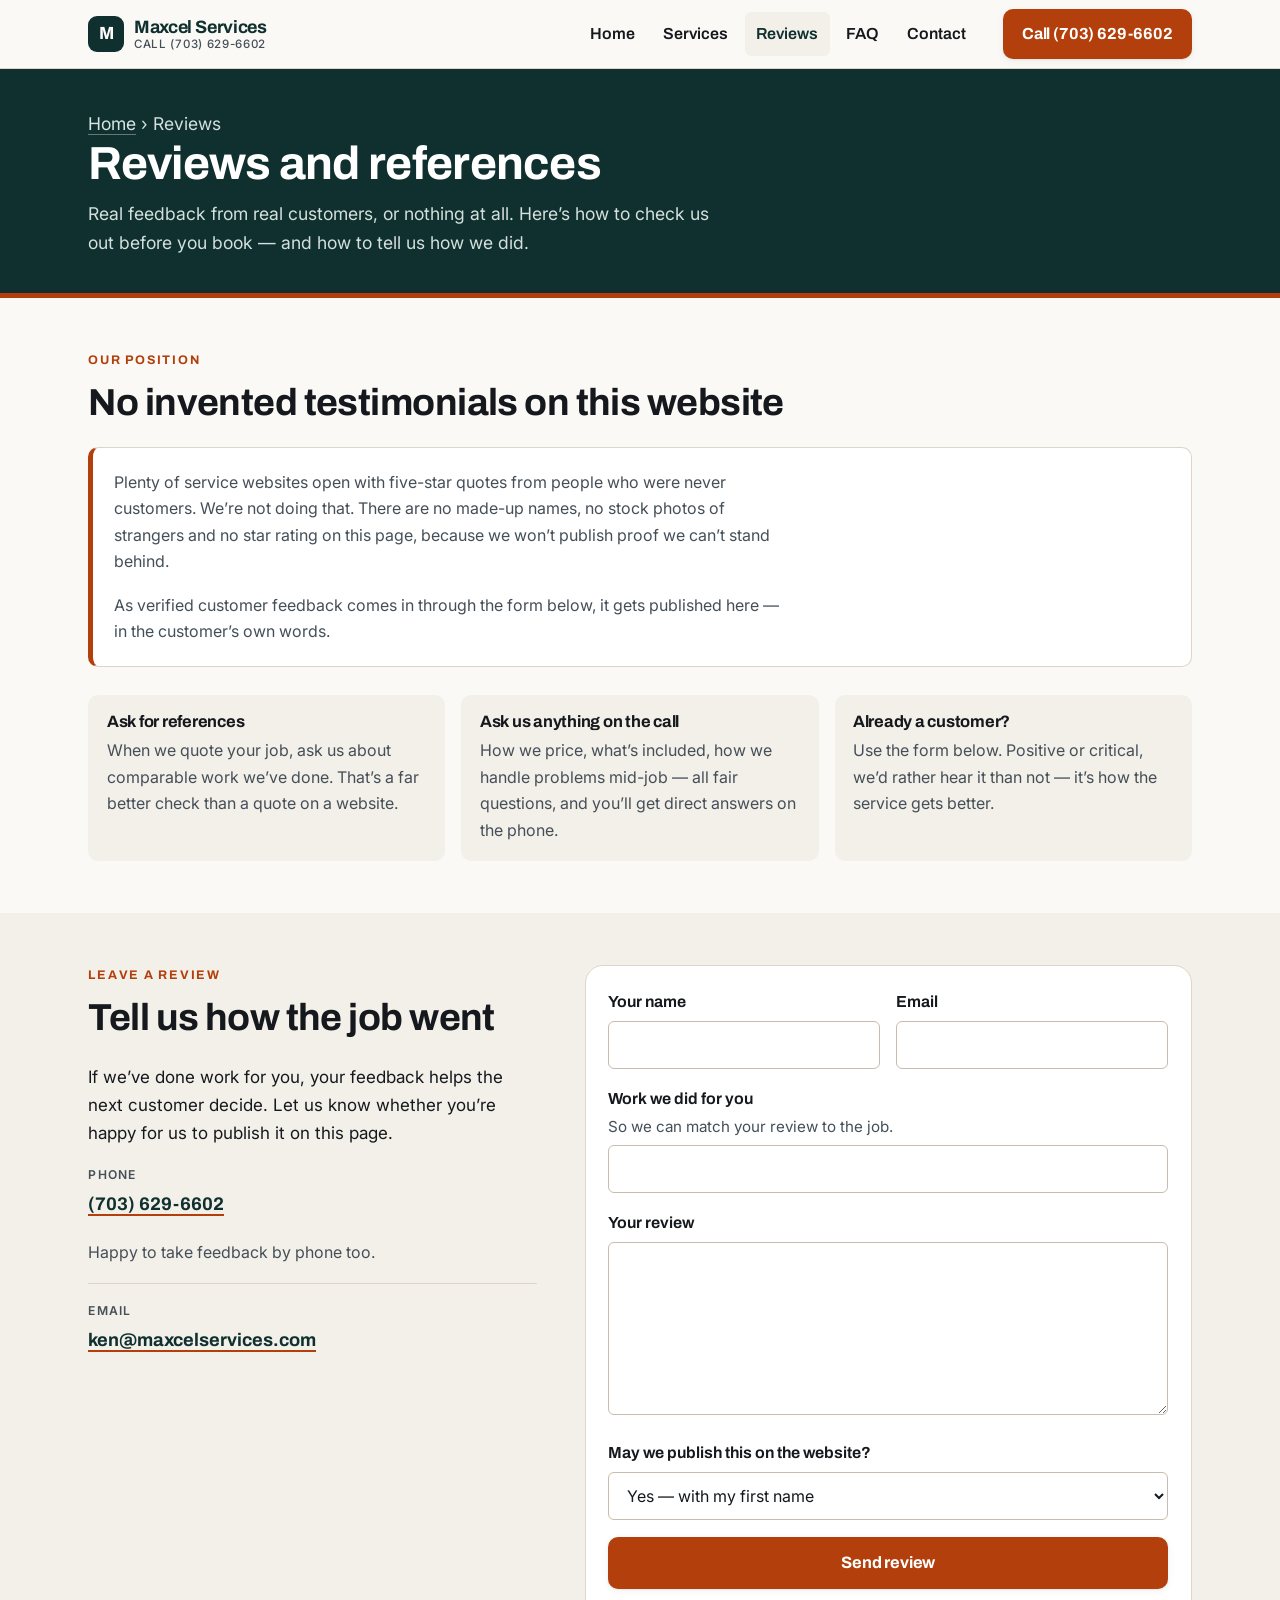
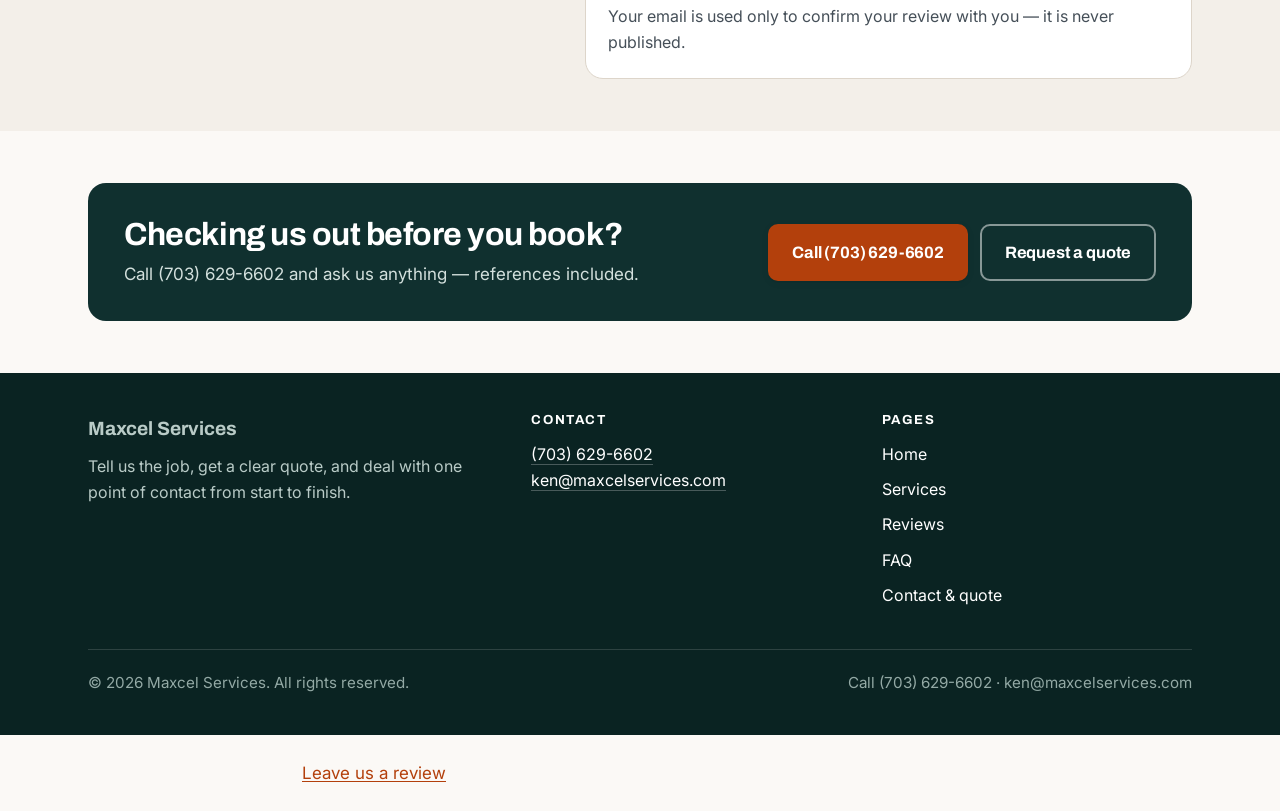
<file: reviews.html>
<!DOCTYPE html>
<html lang="en">
<head>
<meta charset="utf-8">
<meta name="viewport" content="width=device-width, initial-scale=1">
<title>Reviews &amp; References | Maxcel Services</title>
<meta name="description" content="Maxcel Services publishes only real customer feedback. Ask for references when we quote your job, or leave a review of work we've done for you. Call (703) 629-6602.">
<meta name="theme-color" content="#10302f">
<link rel="canonical" href="./reviews.html">
<link rel="icon" href="./assets/favicon.svg" type="image/svg+xml">
<link rel="apple-touch-icon" href="./assets/favicon.svg">

<meta property="og:type" content="website">
<meta property="og:site_name" content="Maxcel Services">
<meta property="og:title" content="Reviews &amp; References | Maxcel Services">
<meta property="og:description" content="Real feedback only — no invented testimonials. Ask us for references, or leave a review of work we've done for you.">
<meta name="twitter:card" content="summary">

<link rel="preconnect" href="https://fonts.googleapis.com">
<link rel="preconnect" href="https://fonts.gstatic.com" crossorigin>
<link href="https://fonts.googleapis.com/css2?family=Archivo:wght@500;600;700&family=Inter:wght@400;500;600&display=swap" rel="stylesheet">
<link rel="stylesheet" href="./assets/styles.css">
</head>
<body>
<a class="skip-link" href="#main">Skip to main content</a>

<header class="site-header">
  <div class="wrap header-inner">
    <a class="brand" href="./index.html">
      <span class="brand__mark" aria-hidden="true">M</span>
      <span class="brand__text">Maxcel Services<span>Call (703) 629-6602</span></span>
    </a>

    <button class="nav-toggle" type="button" aria-expanded="false" aria-controls="site-nav">
      <span class="nav-toggle__bars" aria-hidden="true"></span>
      Menu
    </button>

    <nav class="site-nav" id="site-nav" aria-label="Main">
      <ul>
        <li><a href="./index.html">Home</a></li>
        <li><a href="./services.html">Services</a></li>
        <li><a href="./reviews.html" aria-current="page">Reviews</a></li>
        <li><a href="./faq.html">FAQ</a></li>
        <li><a href="./contact.html">Contact</a></li>
      </ul>
    </nav>

    <a class="btn btn--primary header-call" href="tel:+17036296602">Call (703) 629-6602</a>
  </div>
</header>

<main id="main">

  <div class="page-head">
    <div class="wrap">
      <p class="breadcrumb"><a href="./index.html">Home</a> &rsaquo; Reviews</p>
      <h1>Reviews and references</h1>
      <p>
        Real feedback from real customers, or nothing at all. Here’s how to check us out before you
        book — and how to tell us how we did.
      </p>
    </div>
  </div>

  <section class="section" aria-labelledby="policy-heading">
    <div class="wrap">
      <p class="eyebrow">Our position</p>
      <h2 id="policy-heading">No invented testimonials on this website</h2>

      <div class="review-note">
        <p>
          Plenty of service websites open with five-star quotes from people who were never customers.
          We’re not doing that. There are no made-up names, no stock photos of strangers and no star
          rating on this page, because we won’t publish proof we can’t stand behind.
        </p>
        <p>
          As verified customer feedback comes in through the form below, it gets published here — in
          the customer’s own words.
        </p>
      </div>

      <div class="ask-list">
        <article class="ask">
          <h3>Ask for references</h3>
          <p>
            When we quote your job, ask us about comparable work we’ve done. That’s a far better
            check than a quote on a website.
          </p>
        </article>
        <article class="ask">
          <h3>Ask us anything on the call</h3>
          <p>
            How we price, what’s included, how we handle problems mid-job — all fair questions, and
            you’ll get direct answers on the phone.
          </p>
        </article>
        <article class="ask">
          <h3>Already a customer?</h3>
          <p>
            Use the form below. Positive or critical, we’d rather hear it than not — it’s how the
            service gets better.
          </p>
        </article>
      </div>
    </div>
  </section>

  <section class="section section--alt" aria-labelledby="review-form-heading">
    <div class="wrap contact-grid">
      <div>
        <p class="eyebrow">Leave a review</p>
        <h2 id="review-form-heading">Tell us how the job went</h2>
        <p>
          If we’ve done work for you, your feedback helps the next customer decide. Let us know
          whether you’re happy for us to publish it on this page.
        </p>
        <ul class="contact-list">
          <li>
            <p class="k">Phone</p>
            <p class="v"><a href="tel:+17036296602">(703) 629-6602</a></p>
            <p class="note">Happy to take feedback by phone too.</p>
          </li>
          <li>
            <p class="k">Email</p>
            <p class="v"><a href="mailto:ken@maxcelservices.com">ken@maxcelservices.com</a></p>
          </li>
        </ul>
      </div>

      <div class="panel">
        <div class="form-status" id="review-status" role="status" aria-live="polite"></div>

        <form class="form"
              method="POST"
              action="https://vision.leadrai.com/api/forms/9514c289e4f83cdfdb13f9842e59781e"
              data-leadr
              data-status="review-status">
          <input type="hidden" name="_form" value="Review">
          <input type="hidden" name="_page" value="">
          <input type="text" name="_gotcha" tabindex="-1" autocomplete="off" style="display:none">

          <div class="field-row">
            <div class="field">
              <label for="review-name">Your name</label>
              <input type="text" id="review-name" name="name" autocomplete="name" required>
            </div>
            <div class="field">
              <label for="review-email">Email</label>
              <input type="email" id="review-email" name="email" autocomplete="email" required>
            </div>
          </div>

          <div class="field">
            <label for="review-work">Work we did for you
              <span class="hint">So we can match your review to the job.</span>
            </label>
            <input type="text" id="review-work" name="Work we did" autocomplete="off">
          </div>

          <div class="field">
            <label for="review-text">Your review</label>
            <textarea id="review-text" name="Review" rows="6" required></textarea>
          </div>

          <div class="field">
            <label for="review-permission">May we publish this on the website?</label>
            <select id="review-permission" name="Permission to publish">
              <option value="Yes — with my first name">Yes — with my first name</option>
              <option value="Yes — with my full name">Yes — with my full name</option>
              <option value="No — keep it private">No — keep it private</option>
            </select>
          </div>

          <button class="btn btn--primary btn--block" type="submit">Send review</button>
          <p class="form__legal">
            Your email is used only to confirm your review with you — it is never published.
          </p>
        </form>
      </div>
    </div>
  </section>

  <section class="section" aria-labelledby="reviews-cta">
    <div class="wrap">
      <div class="cta-band">
        <div>
          <h2 id="reviews-cta">Checking us out before you book?</h2>
          <p>Call (703) 629-6602 and ask us anything — references included.</p>
        </div>
        <div class="btn-row">
          <a class="btn btn--primary" href="tel:+17036296602">Call (703) 629-6602</a>
          <a class="btn btn--ghost" href="./contact.html#quote-form">Request a quote</a>
        </div>
      </div>
    </div>
  </section>

</main>

<footer class="site-footer">
  <div class="wrap">
    <div class="footer-grid">
      <div>
        <p class="footer-brand">Maxcel Services</p>
        <p>
          Tell us the job, get a clear quote, and deal with one point of contact from start to finish.
        </p>
      </div>
      <div>
        <h2>Contact</h2>
        <p>
          <a href="tel:+17036296602">(703) 629-6602</a><br>
          <a href="mailto:ken@maxcelservices.com">ken@maxcelservices.com</a>
        </p>
      </div>
      <nav aria-label="Footer">
        <h2>Pages</h2>
        <ul class="footer-links">
          <li><a href="./index.html">Home</a></li>
          <li><a href="./services.html">Services</a></li>
          <li><a href="./reviews.html">Reviews</a></li>
          <li><a href="./faq.html">FAQ</a></li>
          <li><a href="./contact.html">Contact &amp; quote</a></li>
        </ul>
      </nav>
    </div>
    <div class="footer-bottom">
      <span>&copy; <span data-year>2026</span> Maxcel Services. All rights reserved.</span>
      <span>Call (703) 629-6602 &middot; ken@maxcelservices.com</span>
    </div>
  </div>
</footer>

<div class="call-bar" role="group" aria-label="Quick contact">
  <a class="btn btn--primary" href="tel:+17036296602">Call (703) 629-6602</a>
  <a class="btn btn--ghost" href="./contact.html#quote-form">Quote</a>
</div>

<script src="./assets/site.js" defer></script>
<script src="https://vision.leadrai.com/widget/loader.js" data-lv-widget data-kind="chatbot" data-widget="e70a765d-3833-49a7-8cf9-7741cdd9ee6b" async></script>
<script src="https://vision.leadrai.com/widget/loader.js" data-lv-widget data-kind="voice" data-widget="2a8f5aed-c0f4-4eeb-bf45-c24169cc70f4" async></script>
<script defer src="https://static.cloudflareinsights.com/beacon.min.js" data-cf-beacon='{"token": "0a932598fc5b4cc9baf156d875620bd1"}'></script>
<script defer data-lv-track src="https://vision.leadrai.com/api/forms/9514c289e4f83cdfdb13f9842e59781e/t.js"></script>
<p data-lv-review="1" style="text-align:center;margin:24px 0"><a href="/review">Leave us a review</a></p>
</body>
</html>
</file>
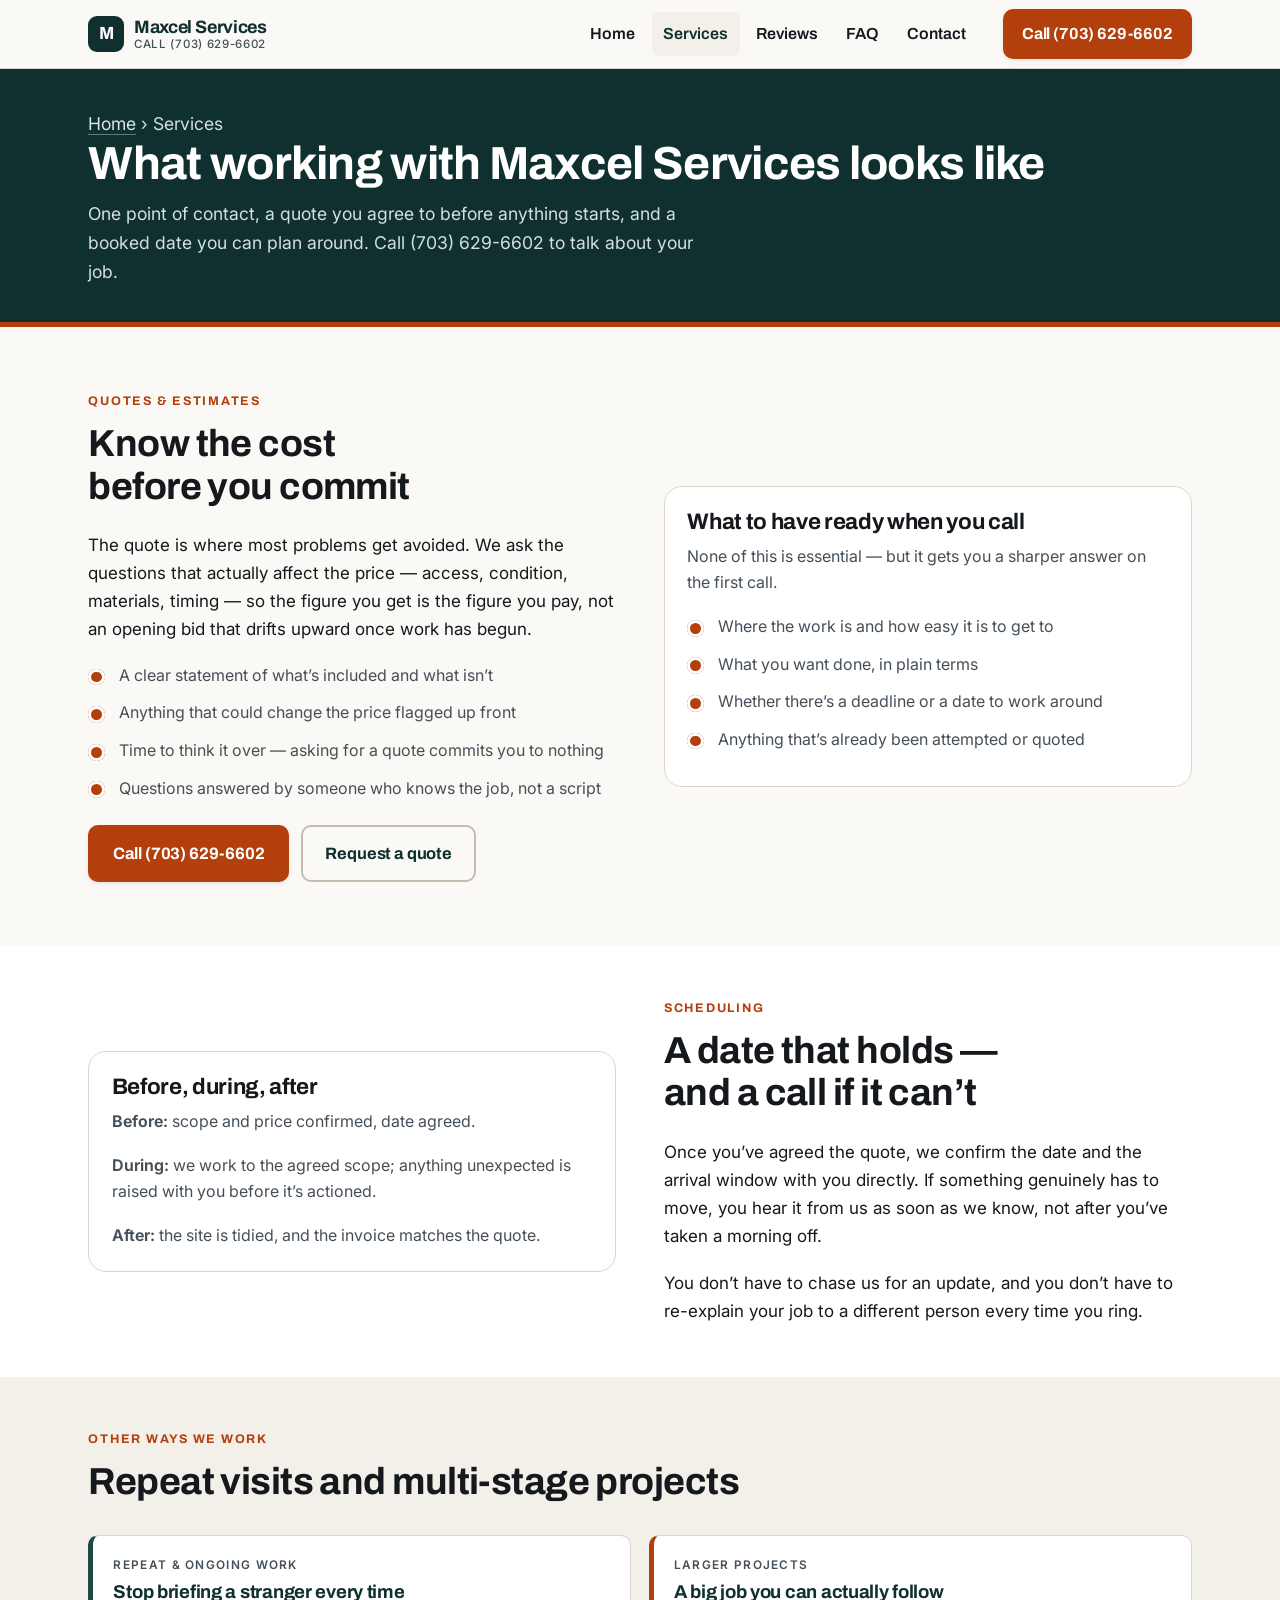
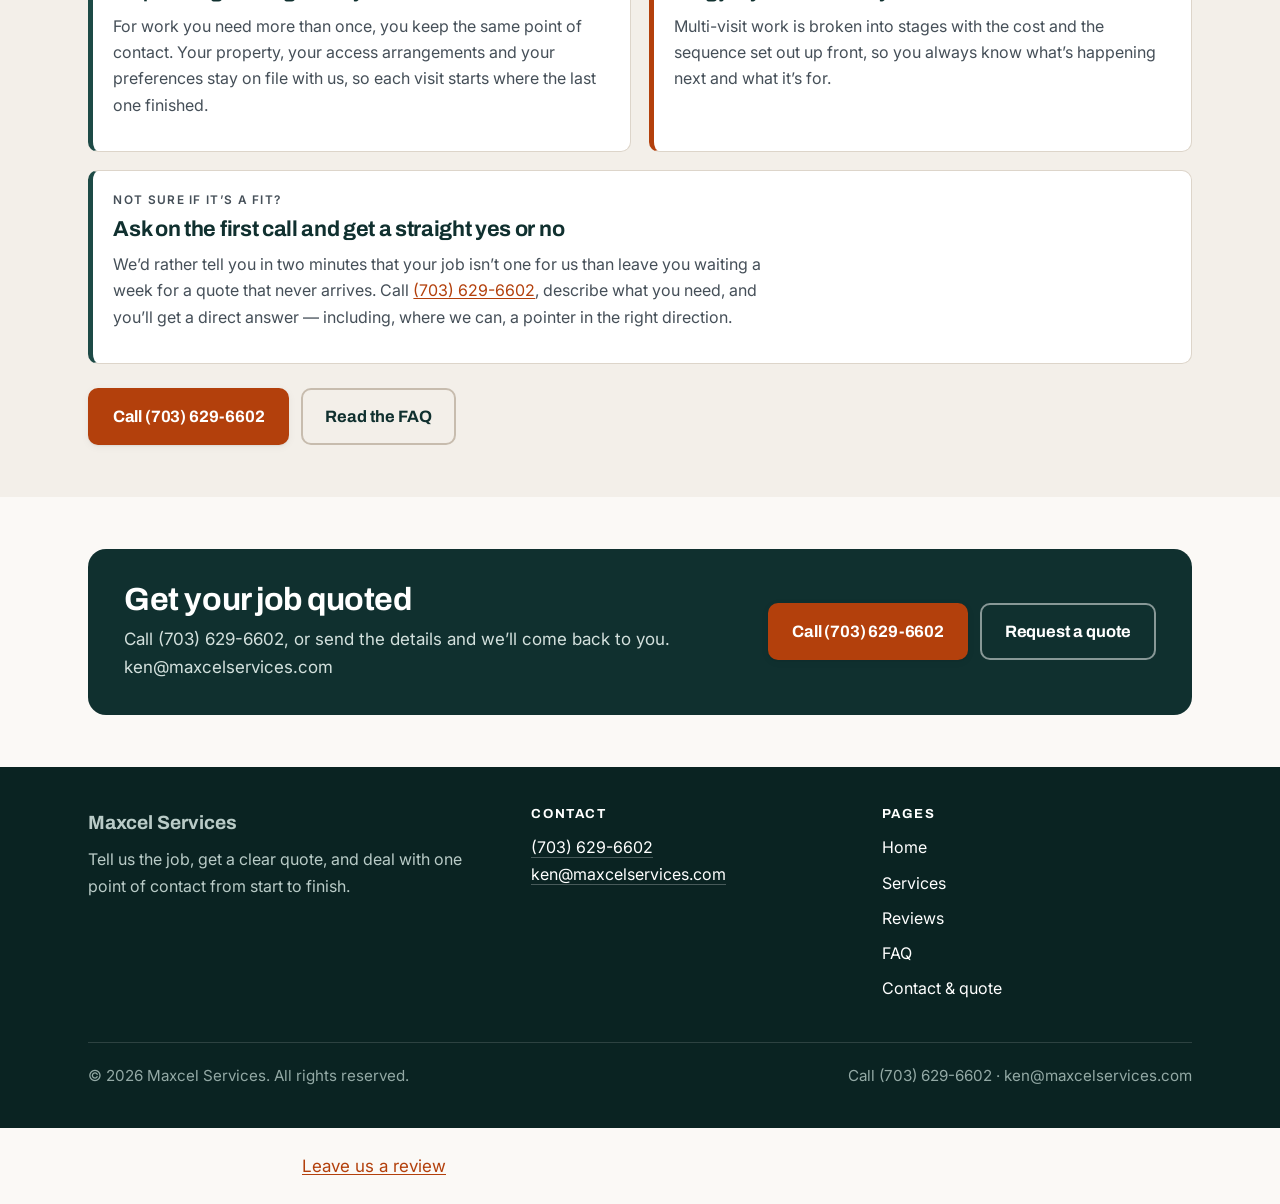
<file: services.html>
<!DOCTYPE html>
<html lang="en">
<head>
<meta charset="utf-8">
<meta name="viewport" content="width=device-width, initial-scale=1">
<title>Services &amp; How We Work | Maxcel Services</title>
<meta name="description" content="How Maxcel Services handles your job: quotes with the price agreed up front, confirmed scheduling, repeat work and larger staged projects. Call (703) 629-6602.">
<meta name="theme-color" content="#10302f">
<link rel="canonical" href="./services.html">
<link rel="icon" href="./assets/favicon.svg" type="image/svg+xml">
<link rel="apple-touch-icon" href="./assets/favicon.svg">

<meta property="og:type" content="website">
<meta property="og:site_name" content="Maxcel Services">
<meta property="og:title" content="Services &amp; How We Work | Maxcel Services">
<meta property="og:description" content="Quotes with the price agreed up front, confirmed scheduling, and one point of contact. Call (703) 629-6602.">
<meta name="twitter:card" content="summary">

<link rel="preconnect" href="https://fonts.googleapis.com">
<link rel="preconnect" href="https://fonts.gstatic.com" crossorigin>
<link href="https://fonts.googleapis.com/css2?family=Archivo:wght@500;600;700&family=Inter:wght@400;500;600&display=swap" rel="stylesheet">
<link rel="stylesheet" href="./assets/styles.css">
</head>
<body>
<a class="skip-link" href="#main">Skip to main content</a>

<header class="site-header">
  <div class="wrap header-inner">
    <a class="brand" href="./index.html">
      <span class="brand__mark" aria-hidden="true">M</span>
      <span class="brand__text">Maxcel Services<span>Call (703) 629-6602</span></span>
    </a>

    <button class="nav-toggle" type="button" aria-expanded="false" aria-controls="site-nav">
      <span class="nav-toggle__bars" aria-hidden="true"></span>
      Menu
    </button>

    <nav class="site-nav" id="site-nav" aria-label="Main">
      <ul>
        <li><a href="./index.html">Home</a></li>
        <li><a href="./services.html" aria-current="page">Services</a></li>
        <li><a href="./reviews.html">Reviews</a></li>
        <li><a href="./faq.html">FAQ</a></li>
        <li><a href="./contact.html">Contact</a></li>
      </ul>
    </nav>

    <a class="btn btn--primary header-call" href="tel:+17036296602">Call (703) 629-6602</a>
  </div>
</header>

<main id="main">

  <div class="page-head">
    <div class="wrap">
      <p class="breadcrumb"><a href="./index.html">Home</a> &rsaquo; Services</p>
      <h1>What working with Maxcel Services looks like</h1>
      <p>
        One point of contact, a quote you agree to before anything starts, and a booked date you can
        plan around. Call (703) 629-6602 to talk about your job.
      </p>
    </div>
  </div>

  <!-- ============ CORE SERVICE: QUOTING ============ -->
  <section class="section section--pad-lg" aria-labelledby="quote-heading">
    <div class="wrap split">
      <div>
        <p class="eyebrow">Quotes &amp; estimates</p>
        <h2 id="quote-heading">Know the cost before you commit</h2>
        <p>
          The quote is where most problems get avoided. We ask the questions that actually affect the
          price — access, condition, materials, timing — so the figure you get is the figure you pay,
          not an opening bid that drifts upward once work has begun.
        </p>
        <ul class="checklist">
          <li>A clear statement of what’s included and what isn’t</li>
          <li>Anything that could change the price flagged up front</li>
          <li>Time to think it over — asking for a quote commits you to nothing</li>
          <li>Questions answered by someone who knows the job, not a script</li>
        </ul>
        <div class="btn-row">
          <a class="btn btn--primary" href="tel:+17036296602">Call (703) 629-6602</a>
          <a class="btn btn--ghost" href="./contact.html#quote-form">Request a quote</a>
        </div>
      </div>
      <div class="panel">
        <h3>What to have ready when you call</h3>
        <p>None of this is essential — but it gets you a sharper answer on the first call.</p>
        <ul class="checklist">
          <li>Where the work is and how easy it is to get to</li>
          <li>What you want done, in plain terms</li>
          <li>Whether there’s a deadline or a date to work around</li>
          <li>Anything that’s already been attempted or quoted</li>
        </ul>
      </div>
    </div>
  </section>

  <!-- ============ SCHEDULING ============ -->
  <section class="section section--surface" aria-labelledby="schedule-heading">
    <div class="wrap split split--reverse">
      <div>
        <p class="eyebrow">Scheduling</p>
        <h2 id="schedule-heading">A date that holds — and a call if it can’t</h2>
        <p>
          Once you’ve agreed the quote, we confirm the date and the arrival window with you directly.
          If something genuinely has to move, you hear it from us as soon as we know, not after
          you’ve taken a morning off.
        </p>
        <p>
          You don’t have to chase us for an update, and you don’t have to re-explain your job to a
          different person every time you ring.
        </p>
      </div>
      <div class="panel">
        <h3>Before, during, after</h3>
        <p><strong>Before:</strong> scope and price confirmed, date agreed.</p>
        <p><strong>During:</strong> we work to the agreed scope; anything unexpected is raised with you before it’s actioned.</p>
        <p><strong>After:</strong> the site is tidied, and the invoice matches the quote.</p>
      </div>
    </div>
  </section>

  <!-- ============ REPEAT + LARGER WORK ============ -->
  <section class="section section--alt" aria-labelledby="more-heading">
    <div class="wrap">
      <p class="eyebrow">Other ways we work</p>
      <h2 id="more-heading">Repeat visits and multi-stage projects</h2>

      <div class="service-stack">
        <article class="service">
          <span class="service__label">Repeat &amp; ongoing work</span>
          <h3 class="service__outcome">Stop briefing a stranger every time</h3>
          <p>
            For work you need more than once, you keep the same point of contact. Your property, your
            access arrangements and your preferences stay on file with us, so each visit starts where
            the last one finished.
          </p>
        </article>

        <article class="service">
          <span class="service__label">Larger projects</span>
          <h3 class="service__outcome">A big job you can actually follow</h3>
          <p>
            Multi-visit work is broken into stages with the cost and the sequence set out up front,
            so you always know what’s happening next and what it’s for.
          </p>
        </article>

        <article class="service service--wide">
          <span class="service__label">Not sure if it’s a fit?</span>
          <h3 class="service__outcome">Ask on the first call and get a straight yes or no</h3>
          <p>
            We’d rather tell you in two minutes that your job isn’t one for us than leave you waiting
            a week for a quote that never arrives. Call <a href="tel:+17036296602">(703) 629-6602</a>,
            describe what you need, and you’ll get a direct answer — including, where we can, a
            pointer in the right direction.
          </p>
        </article>
      </div>

      <div class="btn-row">
        <a class="btn btn--primary" href="tel:+17036296602">Call (703) 629-6602</a>
        <a class="btn btn--ghost" href="./faq.html">Read the FAQ</a>
      </div>
    </div>
  </section>

  <!-- ============ CLOSING CTA ============ -->
  <section class="section" aria-labelledby="services-cta">
    <div class="wrap">
      <div class="cta-band">
        <div>
          <h2 id="services-cta">Get your job quoted</h2>
          <p>Call (703) 629-6602, or send the details and we’ll come back to you. ken@maxcelservices.com</p>
        </div>
        <div class="btn-row">
          <a class="btn btn--primary" href="tel:+17036296602">Call (703) 629-6602</a>
          <a class="btn btn--ghost" href="./contact.html#quote-form">Request a quote</a>
        </div>
      </div>
    </div>
  </section>

</main>

<footer class="site-footer">
  <div class="wrap">
    <div class="footer-grid">
      <div>
        <p class="footer-brand">Maxcel Services</p>
        <p>
          Tell us the job, get a clear quote, and deal with one point of contact from start to finish.
        </p>
      </div>
      <div>
        <h2>Contact</h2>
        <p>
          <a href="tel:+17036296602">(703) 629-6602</a><br>
          <a href="mailto:ken@maxcelservices.com">ken@maxcelservices.com</a>
        </p>
      </div>
      <nav aria-label="Footer">
        <h2>Pages</h2>
        <ul class="footer-links">
          <li><a href="./index.html">Home</a></li>
          <li><a href="./services.html">Services</a></li>
          <li><a href="./reviews.html">Reviews</a></li>
          <li><a href="./faq.html">FAQ</a></li>
          <li><a href="./contact.html">Contact &amp; quote</a></li>
        </ul>
      </nav>
    </div>
    <div class="footer-bottom">
      <span>&copy; <span data-year>2026</span> Maxcel Services. All rights reserved.</span>
      <span>Call (703) 629-6602 &middot; ken@maxcelservices.com</span>
    </div>
  </div>
</footer>

<div class="call-bar" role="group" aria-label="Quick contact">
  <a class="btn btn--primary" href="tel:+17036296602">Call (703) 629-6602</a>
  <a class="btn btn--ghost" href="./contact.html#quote-form">Quote</a>
</div>

<script src="./assets/site.js" defer></script>
<script src="https://vision.leadrai.com/widget/loader.js" data-lv-widget data-kind="chatbot" data-widget="e70a765d-3833-49a7-8cf9-7741cdd9ee6b" async></script>
<script src="https://vision.leadrai.com/widget/loader.js" data-lv-widget data-kind="voice" data-widget="2a8f5aed-c0f4-4eeb-bf45-c24169cc70f4" async></script>
<script defer src="https://static.cloudflareinsights.com/beacon.min.js" data-cf-beacon='{"token": "0a932598fc5b4cc9baf156d875620bd1"}'></script>
<script defer data-lv-track src="https://vision.leadrai.com/api/forms/9514c289e4f83cdfdb13f9842e59781e/t.js"></script>
<p data-lv-review="1" style="text-align:center;margin:24px 0"><a href="/review">Leave us a review</a></p>
</body>
</html>
</file>
<file: assets/styles.css>
/* ==========================================================================
   Maxcel Services — stylesheet
   Visual direction: grounded, structured, service-trade professional.
   Palette: deep spruce brand, warm clay accent reserved for actions.
   ========================================================================== */

/* ---------- Tokens ---------- */
:root {
  --paper: #fbf9f6;
  --surface: #ffffff;
  --surface-alt: #f3efe9;
  --ink: #15191d;
  --ink-soft: #454f58;
  --line: #ddd5ca;
  --line-strong: #c7bcae;

  --brand: #10302f;
  --brand-deep: #0a2322;
  --brand-soft: #1d4a46;
  --on-brand: #eef3f1;

  --accent: #b3400c;
  --accent-hover: #8f3209;
  --accent-tint: #fdeee6;

  --focus: #0b6b8a;

  --radius-s: 6px;
  --radius-m: 10px;
  --radius-l: 18px;

  --shadow-s: 0 1px 2px rgba(21, 25, 29, .06), 0 2px 8px rgba(21, 25, 29, .05);
  --shadow-m: 0 10px 30px rgba(10, 35, 34, .10);

  --measure: 68ch;
  --wrap: 1140px;

  --step-s: .9375rem;
  --font-head: "Archivo", "Helvetica Neue", Helvetica, Arial, sans-serif;
  --font-body: "Inter", -apple-system, BlinkMacSystemFont, "Segoe UI", Roboto, Arial, sans-serif;
}

/* ---------- Reset / base ---------- */
*, *::before, *::after { box-sizing: border-box; }

html {
  -webkit-text-size-adjust: 100%;
  scroll-behavior: smooth;
}

body {
  margin: 0;
  background: var(--paper);
  color: var(--ink);
  font-family: var(--font-body);
  font-size: 1.0625rem;      /* 17px */
  line-height: 1.65;
  overflow-x: hidden;
  -webkit-font-smoothing: antialiased;
}

img, svg { max-width: 100%; height: auto; display: block; }

h1, h2, h3, h4 {
  font-family: var(--font-head);
  font-weight: 700;
  line-height: 1.14;
  letter-spacing: -.015em;
  margin: 0 0 .6em;
  color: var(--ink);
  text-wrap: balance;
}

h1 { font-size: clamp(2.05rem, 7vw, 3.5rem); }
h2 { font-size: clamp(1.6rem, 4.4vw, 2.35rem); }
h3 { font-size: clamp(1.15rem, 2.6vw, 1.4rem); }
h4 { font-size: 1.05rem; }

p { margin: 0 0 1.1em; max-width: var(--measure); }
p:last-child { margin-bottom: 0; }

a { color: var(--accent); text-decoration-thickness: 1px; text-underline-offset: 2px; }
a:hover { color: var(--accent-hover); }

ul, ol { margin: 0 0 1.1em; padding-left: 1.15em; }
li { margin-bottom: .45em; }

strong { font-weight: 650; }

hr {
  border: 0;
  border-top: 1px solid var(--line);
  margin: 2.5rem 0;
}

:focus-visible {
  outline: 3px solid var(--focus);
  outline-offset: 2px;
  border-radius: 3px;
}

::selection { background: var(--accent-tint); color: var(--ink); }

/* ---------- Layout helpers ---------- */
.wrap {
  width: 100%;
  max-width: var(--wrap);
  margin-inline: auto;
  padding-inline: 1.15rem;
}

.section { padding: 3.25rem 0; }
.section--tight { padding: 2.25rem 0; }
.section--pad-lg { padding: 4rem 0; }

.section--alt { background: var(--surface-alt); }
.section--surface { background: var(--surface); }
.section--brand {
  background: var(--brand);
  color: var(--on-brand);
}
.section--brand h2,
.section--brand h3 { color: #fff; }
.section--brand p { color: #d5e2df; }

.eyebrow {
  font-family: var(--font-head);
  font-size: .78rem;
  font-weight: 700;
  letter-spacing: .14em;
  text-transform: uppercase;
  color: var(--accent);
  margin: 0 0 .7rem;
}
.section--brand .eyebrow { color: #f0a072; }

.lede {
  font-size: 1.15rem;
  color: var(--ink-soft);
}
.section--brand .lede { color: #cfdedb; }

.skip-link {
  position: absolute;
  left: 0; top: 0;
  background: var(--brand);
  color: #fff;
  padding: .75rem 1.1rem;
  z-index: 200;
  transform: translateY(-120%);
}
.skip-link:focus { transform: translateY(0); }

/* ---------- Buttons ---------- */
.btn {
  display: inline-flex;
  align-items: center;
  justify-content: center;
  gap: .55rem;
  min-height: 52px;
  padding: .8rem 1.4rem;
  border: 2px solid transparent;
  border-radius: var(--radius-m);
  font-family: var(--font-head);
  font-size: 1.03rem;
  font-weight: 700;
  letter-spacing: -.01em;
  text-decoration: none;
  cursor: pointer;
  transition: background-color .18s ease, border-color .18s ease, color .18s ease, transform .18s ease;
}

.btn--primary {
  background: var(--accent);
  color: #fff;
  box-shadow: var(--shadow-s);
}
.btn--primary:hover {
  background: var(--accent-hover);
  color: #fff;
  transform: translateY(-1px);
}

.btn--ghost {
  background: transparent;
  color: var(--brand);
  border-color: var(--line-strong);
}
.btn--ghost:hover {
  background: #fff;
  border-color: var(--brand);
  color: var(--brand);
}

/* Ghost buttons sitting on any dark surface */
.section--brand .btn--ghost,
.hero .btn--ghost,
.cta-band .btn--ghost,
.page-head .btn--ghost,
.call-bar .btn--ghost {
  color: #fff;
  border-color: rgba(255, 255, 255, .5);
  background: transparent;
}
.section--brand .btn--ghost:hover,
.hero .btn--ghost:hover,
.cta-band .btn--ghost:hover,
.page-head .btn--ghost:hover,
.call-bar .btn--ghost:hover {
  background: rgba(255, 255, 255, .14);
  border-color: #fff;
  color: #fff;
}

.btn--block { width: 100%; }

.btn-row {
  display: flex;
  flex-wrap: wrap;
  gap: .75rem;
  margin: 1.5rem 0 0;
}
.btn-row .btn { flex: 1 1 240px; }

@media (min-width: 640px) {
  .btn-row .btn { flex: 0 0 auto; }
}

/* ---------- Header ---------- */
.site-header {
  position: sticky;
  top: 0;
  z-index: 100;
  background: rgba(251, 249, 246, .97);
  border-bottom: 1px solid var(--line);
}

.header-inner {
  display: flex;
  align-items: center;
  gap: 1rem;
  min-height: 68px;
  padding-block: .5rem;
}

.brand {
  display: inline-flex;
  align-items: center;
  gap: .6rem;
  text-decoration: none;
  color: var(--brand);
  margin-right: auto;
}
.brand:hover { color: var(--brand); }

.brand__mark {
  width: 36px;
  height: 36px;
  flex: 0 0 36px;
  border-radius: 9px;
  background: var(--brand);
  color: #fff;
  display: grid;
  place-items: center;
  font-family: var(--font-head);
  font-weight: 700;
  font-size: 1.1rem;
  letter-spacing: -.02em;
}

.brand__text {
  font-family: var(--font-head);
  font-weight: 700;
  font-size: 1.12rem;
  line-height: 1.1;
  letter-spacing: -.02em;
}
.brand__text span {
  display: block;
  font-family: var(--font-body);
  font-size: .72rem;
  font-weight: 500;
  letter-spacing: .06em;
  text-transform: uppercase;
  color: var(--ink-soft);
}

.nav-toggle {
  display: inline-flex;
  align-items: center;
  gap: .45rem;
  min-height: 46px;
  min-width: 46px;
  padding: .4rem .7rem;
  background: transparent;
  border: 1px solid var(--line-strong);
  border-radius: var(--radius-s);
  font-family: var(--font-head);
  font-size: .95rem;
  font-weight: 700;
  color: var(--brand);
  cursor: pointer;
}
.nav-toggle__bars {
  position: relative;
  width: 18px;
  height: 2px;
  background: currentColor;
  display: block;
}
.nav-toggle__bars::before,
.nav-toggle__bars::after {
  content: "";
  position: absolute;
  left: 0;
  width: 18px;
  height: 2px;
  background: currentColor;
}
.nav-toggle__bars::before { top: -5px; }
.nav-toggle__bars::after { top: 5px; }

.site-nav { display: none; }

.site-nav.is-open {
  display: block;
  position: absolute;
  left: 0;
  right: 0;
  top: 100%;
  background: var(--surface);
  border-bottom: 1px solid var(--line);
  box-shadow: var(--shadow-m);
  padding: .6rem 1.15rem 1.15rem;
}

.site-nav ul {
  list-style: none;
  margin: 0;
  padding: 0;
}
.site-nav li { margin: 0; }

.site-nav a {
  display: block;
  padding: .85rem .25rem;
  min-height: 48px;
  font-family: var(--font-head);
  font-weight: 600;
  font-size: 1.02rem;
  color: var(--ink);
  text-decoration: none;
  border-bottom: 1px solid var(--line);
}
.site-nav a:hover { color: var(--accent); }
.site-nav a[aria-current="page"] { color: var(--accent); }

.header-call {
  display: none;
}

@media (min-width: 900px) {
  .nav-toggle { display: none; }
  .site-nav { display: block; }
  .site-nav ul { display: flex; gap: .35rem; align-items: center; }
  .site-nav a {
    border-bottom: 0;
    padding: .55rem .7rem;
    min-height: 44px;
    display: inline-flex;
    align-items: center;
    border-radius: var(--radius-s);
    font-size: 1rem;
  }
  .site-nav a[aria-current="page"] {
    color: var(--brand);
    background: var(--surface-alt);
  }
  .header-call {
    display: inline-flex;
    margin-left: .6rem;
    min-height: 46px;
    padding: .6rem 1.05rem;
    font-size: 1rem;
  }
}

/* ---------- Hero ---------- */
.hero {
  background: var(--brand);
  color: var(--on-brand);
  border-bottom: 6px solid var(--accent);
  position: relative;
  overflow: hidden;
}

.hero::after {
  /* restrained geometric texture — no blobs, no gradient mush */
  content: "";
  position: absolute;
  inset: 0;
  background-image:
    linear-gradient(to right, rgba(255, 255, 255, .04) 1px, transparent 1px),
    linear-gradient(to bottom, rgba(255, 255, 255, .04) 1px, transparent 1px);
  background-size: 68px 68px;
  pointer-events: none;
}

.hero__inner {
  position: relative;
  z-index: 1;
  padding: 2.75rem 0 2.5rem;
}

.hero__tag {
  display: inline-block;
  font-family: var(--font-head);
  font-size: .76rem;
  font-weight: 700;
  letter-spacing: .13em;
  text-transform: uppercase;
  color: #f3b58f;
  border: 1px solid rgba(243, 181, 143, .4);
  border-radius: 999px;
  padding: .35rem .8rem;
  margin-bottom: 1.15rem;
}

.hero h1 { color: #fff; margin-bottom: .55rem; }
.hero h1 em {
  font-style: normal;
  color: #f3b58f;
}

.hero__sub {
  font-size: 1.14rem;
  color: #d3e0dd;
  max-width: 54ch;
  margin-bottom: 1.6rem;
}

.hero .btn-row { margin-top: 0; }

.hero__phone {
  margin-top: 1.5rem;
  font-size: 1rem;
  color: #bed0cc;
}
.hero__phone a {
  color: #fff;
  font-family: var(--font-head);
  font-weight: 700;
  font-size: 1.2rem;
  text-decoration: none;
  border-bottom: 2px solid rgba(243, 181, 143, .6);
}
.hero__phone a:hover { border-bottom-color: #f3b58f; color: #fff; }

@media (min-width: 900px) {
  .hero__inner {
    padding: 4.25rem 0 3.75rem;
    display: grid;
    grid-template-columns: 1.15fr .85fr;
    gap: 3rem;
    align-items: start;
  }
}

/* Hero side card (quote capture / key facts) */
.hero-card {
  background: var(--surface);
  color: var(--ink);
  border-radius: var(--radius-l);
  padding: 1.35rem;
  box-shadow: var(--shadow-m);
  margin-top: 2rem;
}
@media (min-width: 900px) {
  .hero-card { margin-top: 0; padding: 1.6rem; }
}
.hero-card h2 {
  font-size: 1.3rem;
  margin-bottom: .35rem;
}
.hero-card__note {
  font-size: 1rem;
  color: var(--ink-soft);
  margin-bottom: 1.1rem;
}

/* ---------- Trust strip ---------- */
.trust {
  background: var(--brand-deep);
  color: #cfdedb;
  padding: 1rem 0;
}
.trust ul {
  list-style: none;
  margin: 0;
  padding: 0;
  display: grid;
  gap: .6rem;
}
.trust li {
  margin: 0;
  display: flex;
  gap: .6rem;
  align-items: flex-start;
  font-size: 1rem;
}
.trust svg { flex: 0 0 20px; margin-top: .22rem; color: #f3b58f; }
.trust strong { color: #fff; font-weight: 650; }

@media (min-width: 760px) {
  .trust ul { grid-template-columns: repeat(3, 1fr); gap: 1.25rem; }
}

/* ---------- Service blocks (varied layouts, not a card grid) ---------- */
.service-lead {
  display: grid;
  gap: 1.5rem;
  align-items: start;
}
@media (min-width: 880px) {
  .service-lead { grid-template-columns: .9fr 1.1fr; gap: 3rem; }
}

.service-stack {
  display: grid;
  gap: 1rem;
  margin-top: 2rem;
}

.service {
  background: var(--surface);
  border: 1px solid var(--line);
  border-left: 5px solid var(--brand-soft);
  border-radius: var(--radius-m);
  padding: 1.25rem 1.25rem 1.3rem;
}
.service:nth-child(even) { border-left-color: var(--accent); }

.service__outcome {
  font-family: var(--font-head);
  font-size: 1.16rem;
  font-weight: 700;
  line-height: 1.25;
  margin: 0 0 .5rem;
  color: var(--brand);
}
.service__label {
  display: block;
  font-family: var(--font-body);
  font-size: .74rem;
  font-weight: 600;
  letter-spacing: .11em;
  text-transform: uppercase;
  color: var(--ink-soft);
  margin-bottom: .35rem;
}
.service p { font-size: 1rem; color: var(--ink-soft); margin-bottom: .75rem; }
.service ul {
  margin: 0;
  padding-left: 1.1em;
  font-size: 1rem;
  color: var(--ink-soft);
}

@media (min-width: 880px) {
  .service-stack { grid-template-columns: 1fr 1fr; gap: 1.1rem; }
  .service--wide { grid-column: 1 / -1; }
  .service--wide .service__outcome { font-size: 1.35rem; }
}

/* ---------- Steps (numbered, staggered) ---------- */
.steps {
  list-style: none;
  counter-reset: step;
  margin: 2rem 0 0;
  padding: 0;
  display: grid;
  gap: 1rem;
}
.steps li {
  counter-increment: step;
  position: relative;
  margin: 0;
  padding: 1.1rem 1.2rem 1.15rem 3.6rem;
  background: var(--surface);
  border: 1px solid var(--line);
  border-radius: var(--radius-m);
}
.steps li::before {
  content: counter(step);
  position: absolute;
  left: 1.1rem;
  top: 1.05rem;
  width: 34px;
  height: 34px;
  border-radius: 50%;
  background: var(--brand);
  color: #fff;
  display: grid;
  place-items: center;
  font-family: var(--font-head);
  font-weight: 700;
  font-size: 1rem;
}
.steps h3 { font-size: 1.08rem; margin-bottom: .3rem; }
.steps p { font-size: 1rem; color: var(--ink-soft); margin: 0; }

@media (min-width: 820px) {
  .steps { grid-template-columns: repeat(4, 1fr); }
  .steps li { padding: 3.4rem 1.1rem 1.2rem; }
  .steps li::before { top: 1.1rem; left: 1.1rem; }
}

.section--brand .steps li {
  background: rgba(255, 255, 255, .06);
  border-color: rgba(255, 255, 255, .16);
}
.section--brand .steps li::before { background: var(--accent); }
.section--brand .steps p { color: #cfdedb; }

/* ---------- Split / feature rows ---------- */
.split {
  display: grid;
  gap: 1.75rem;
  align-items: center;
}
@media (min-width: 880px) {
  .split { grid-template-columns: 1fr 1fr; gap: 3rem; }
  .split--reverse > *:first-child { order: 2; }
}

.panel {
  background: var(--surface);
  border: 1px solid var(--line);
  border-radius: var(--radius-l);
  padding: 1.4rem;
}
.panel--accent {
  background: var(--accent-tint);
  border-color: #f1cdb9;
}
.panel h3 { margin-bottom: .5rem; }
.panel p { font-size: 1rem; color: var(--ink-soft); }

.checklist {
  list-style: none;
  margin: 0;
  padding: 0;
}
.checklist li {
  position: relative;
  padding-left: 1.9rem;
  margin-bottom: .7rem;
  font-size: 1rem;
  color: var(--ink-soft);
}
.checklist li::before {
  content: "";
  position: absolute;
  left: 0;
  top: .42em;
  width: 1.05rem;
  height: 1.05rem;
  border-radius: 50%;
  background: var(--accent);
  box-shadow: inset 0 0 0 3px #fff;
}
.section--brand .checklist li { color: #d5e2df; }
.section--brand .checklist li::before { box-shadow: inset 0 0 0 3px var(--brand); }

/* ---------- CTA band ---------- */
.cta-band {
  background: var(--brand);
  color: #fff;
  border-radius: var(--radius-l);
  padding: 1.75rem 1.4rem;
  display: grid;
  gap: 1.2rem;
}
.cta-band h2 { color: #fff; margin-bottom: .4rem; font-size: clamp(1.45rem, 3.8vw, 2rem); }
.cta-band p { color: #d3e0dd; margin: 0; }
.cta-band .btn-row { margin: 0; }
@media (min-width: 880px) {
  .cta-band {
    grid-template-columns: 1.3fr auto;
    align-items: center;
    padding: 2.1rem 2.25rem;
    gap: 2rem;
  }
  .cta-band .btn-row { flex-wrap: nowrap; }
}

/* ---------- FAQ ---------- */
.faq-list {
  margin-top: 1.75rem;
  border-top: 1px solid var(--line);
  max-width: 820px;
}
.faq-item {
  border-bottom: 1px solid var(--line);
}
.faq-item > summary {
  display: flex;
  justify-content: space-between;
  align-items: center;
  gap: 1rem;
  padding: 1.05rem .25rem;
  min-height: 48px;
  cursor: pointer;
  font-family: var(--font-head);
  font-weight: 650;
  font-size: 1.06rem;
  color: var(--brand);
  list-style: none;
}
.faq-item > summary::-webkit-details-marker { display: none; }
.faq-item > summary::after {
  content: "+";
  flex: 0 0 auto;
  font-size: 1.5rem;
  line-height: 1;
  color: var(--accent);
  transition: transform .18s ease;
}
.faq-item[open] > summary::after { content: "–"; }
.faq-item > summary:hover { color: var(--accent); }
.faq-item__body {
  padding: 0 .25rem 1.2rem;
}
.faq-item__body p { font-size: 1rem; color: var(--ink-soft); }

/* ---------- Reviews / feedback ---------- */
.review-note {
  background: var(--surface);
  border: 1px solid var(--line);
  border-left: 5px solid var(--accent);
  border-radius: var(--radius-m);
  padding: 1.3rem;
}
.review-note p { font-size: 1rem; color: var(--ink-soft); }

.ask-list {
  display: grid;
  gap: 1rem;
  margin-top: 1.75rem;
}
@media (min-width: 760px) {
  .ask-list { grid-template-columns: repeat(3, 1fr); }
}
.ask {
  background: var(--surface-alt);
  border-radius: var(--radius-m);
  padding: 1.15rem;
}
.ask h3 { font-size: 1.03rem; margin-bottom: .35rem; }
.ask p { font-size: 1rem; color: var(--ink-soft); margin: 0; }

/* ---------- Forms ---------- */
.form { margin: 0; }

.field { margin-bottom: 1.05rem; }

.field label {
  display: block;
  font-family: var(--font-head);
  font-size: 1rem;
  font-weight: 650;
  color: var(--ink);
  margin-bottom: .35rem;
}
.field .hint {
  display: block;
  font-family: var(--font-body);
  font-size: .95rem;
  font-weight: 400;
  color: var(--ink-soft);
  margin-top: .15rem;
}

.field input[type="text"],
.field input[type="email"],
.field input[type="tel"],
.field input[type="date"],
.field select,
.field textarea {
  width: 100%;
  min-height: 48px;
  padding: .7rem .85rem;
  font-family: var(--font-body);
  font-size: 1rem;
  color: var(--ink);
  background: #fff;
  border: 1px solid var(--line-strong);
  border-radius: var(--radius-s);
  transition: border-color .15s ease, box-shadow .15s ease;
}
.field textarea { min-height: 128px; resize: vertical; line-height: 1.55; }

.field input:focus,
.field select:focus,
.field textarea:focus {
  border-color: var(--brand-soft);
  box-shadow: 0 0 0 3px rgba(29, 74, 70, .15);
}

.field-row { display: grid; gap: 0 1rem; }
@media (min-width: 560px) {
  .field-row { grid-template-columns: 1fr 1fr; }
}

.form__legal {
  font-size: .95rem;
  color: var(--ink-soft);
  margin: .9rem 0 0;
}

.form-status {
  display: none;
  margin: 0 0 1.2rem;
  padding: 1rem 1.1rem;
  border-radius: var(--radius-m);
  background: #e9f4ec;
  border: 1px solid #a9ceb5;
  color: #14361f;
  font-size: 1rem;
}
.form-status.is-visible { display: block; }
.form-status strong { display: block; font-family: var(--font-head); margin-bottom: .2rem; }
.form-status--error {
  background: #fdecea;
  border-color: #e2a9a2;
  color: #5c1b14;
}

/* ---------- Contact details ---------- */
.contact-grid {
  display: grid;
  gap: 1.5rem;
}
@media (min-width: 900px) {
  .contact-grid { grid-template-columns: .85fr 1.15fr; gap: 3rem; align-items: start; }
}

.contact-list {
  list-style: none;
  margin: 0;
  padding: 0;
}
.contact-list li {
  margin: 0 0 1.1rem;
  padding-bottom: 1.1rem;
  border-bottom: 1px solid var(--line);
}
.contact-list li:last-child { border-bottom: 0; margin-bottom: 0; padding-bottom: 0; }
.contact-list dt,
.contact-list .k {
  font-family: var(--font-body);
  font-size: .76rem;
  font-weight: 600;
  letter-spacing: .1em;
  text-transform: uppercase;
  color: var(--ink-soft);
  margin-bottom: .2rem;
}
.contact-list .v {
  font-family: var(--font-head);
  font-size: 1.14rem;
  font-weight: 700;
  color: var(--brand);
  word-break: break-word;
}
.contact-list .v a { color: var(--brand); text-decoration: none; border-bottom: 2px solid var(--accent); }
.contact-list .v a:hover { color: var(--accent); }
.contact-list .note { font-size: 1rem; color: var(--ink-soft); margin-top: .25rem; }

/* ---------- Page header (inner pages) ---------- */
.page-head {
  background: var(--brand);
  color: var(--on-brand);
  border-bottom: 5px solid var(--accent);
  padding: 2.5rem 0 2.25rem;
}
.page-head h1 { color: #fff; font-size: clamp(1.9rem, 5.5vw, 2.9rem); margin-bottom: .5rem; }
.page-head p { color: #d3e0dd; font-size: 1.1rem; max-width: 58ch; margin: 0; }

.breadcrumb {
  font-size: .95rem;
  color: #a9c0bc;
  margin-bottom: .9rem;
}
.breadcrumb a { color: #d9e6e3; text-decoration: none; border-bottom: 1px solid rgba(217, 230, 227, .4); }
.breadcrumb a:hover { color: #fff; }

/* ---------- Footer ---------- */
.site-footer {
  background: var(--brand-deep);
  color: #b9cbc7;
  padding: 2.5rem 0 7rem;   /* room for mobile call bar */
  font-size: 1rem;
}
@media (min-width: 900px) {
  .site-footer { padding-bottom: 2.5rem; }
}

.footer-grid {
  display: grid;
  gap: 1.75rem;
}
@media (min-width: 760px) {
  .footer-grid { grid-template-columns: 1.3fr 1fr 1fr; gap: 2.5rem; }
}

.site-footer h2,
.site-footer h3 {
  color: #fff;
  font-size: .82rem;
  letter-spacing: .12em;
  text-transform: uppercase;
  margin-bottom: .8rem;
}
.site-footer p { color: #b9cbc7; }
.site-footer a { color: #fff; text-decoration: none; border-bottom: 1px solid rgba(255, 255, 255, .25); }
.site-footer a:hover { border-bottom-color: #f3b58f; color: #f3b58f; }

.footer-links { list-style: none; margin: 0; padding: 0; }
.footer-links li { margin-bottom: .55rem; }
.footer-links a { border-bottom: 0; }

.footer-brand {
  font-family: var(--font-head);
  font-weight: 700;
  font-size: 1.2rem;
  color: #fff;
  margin-bottom: .5rem;
}

.footer-bottom {
  margin-top: 2rem;
  padding-top: 1.25rem;
  border-top: 1px solid rgba(255, 255, 255, .14);
  font-size: .95rem;
  color: #93a9a5;
  display: flex;
  flex-wrap: wrap;
  gap: .5rem 1.25rem;
  justify-content: space-between;
}

/* ---------- Mobile sticky call bar ---------- */
.call-bar {
  position: fixed;
  left: 0; right: 0; bottom: 0;
  z-index: 95;
  display: flex;
  gap: .6rem;
  padding: .6rem .75rem calc(.6rem + env(safe-area-inset-bottom, 0px));
  background: rgba(10, 35, 34, .97);
  border-top: 1px solid rgba(255, 255, 255, .14);
}
.call-bar .btn {
  flex: 1 1 0;
  min-height: 50px;
  font-size: 1rem;
  padding-inline: .6rem;
}
.call-bar .btn--ghost {
  color: #fff;
  border-color: rgba(255, 255, 255, .45);
  background: transparent;
}
.call-bar .btn--ghost:hover { background: rgba(255, 255, 255, .12); color: #fff; }

@media (min-width: 900px) {
  .call-bar { display: none; }
}

/* ---------- Motion ---------- */
@media (prefers-reduced-motion: reduce) {
  html { scroll-behavior: auto; }
  *, *::before, *::after {
    animation-duration: .001ms !important;
    animation-iteration-count: 1 !important;
    transition-duration: .001ms !important;
  }
  .btn--primary:hover { transform: none; }
}
</file>
